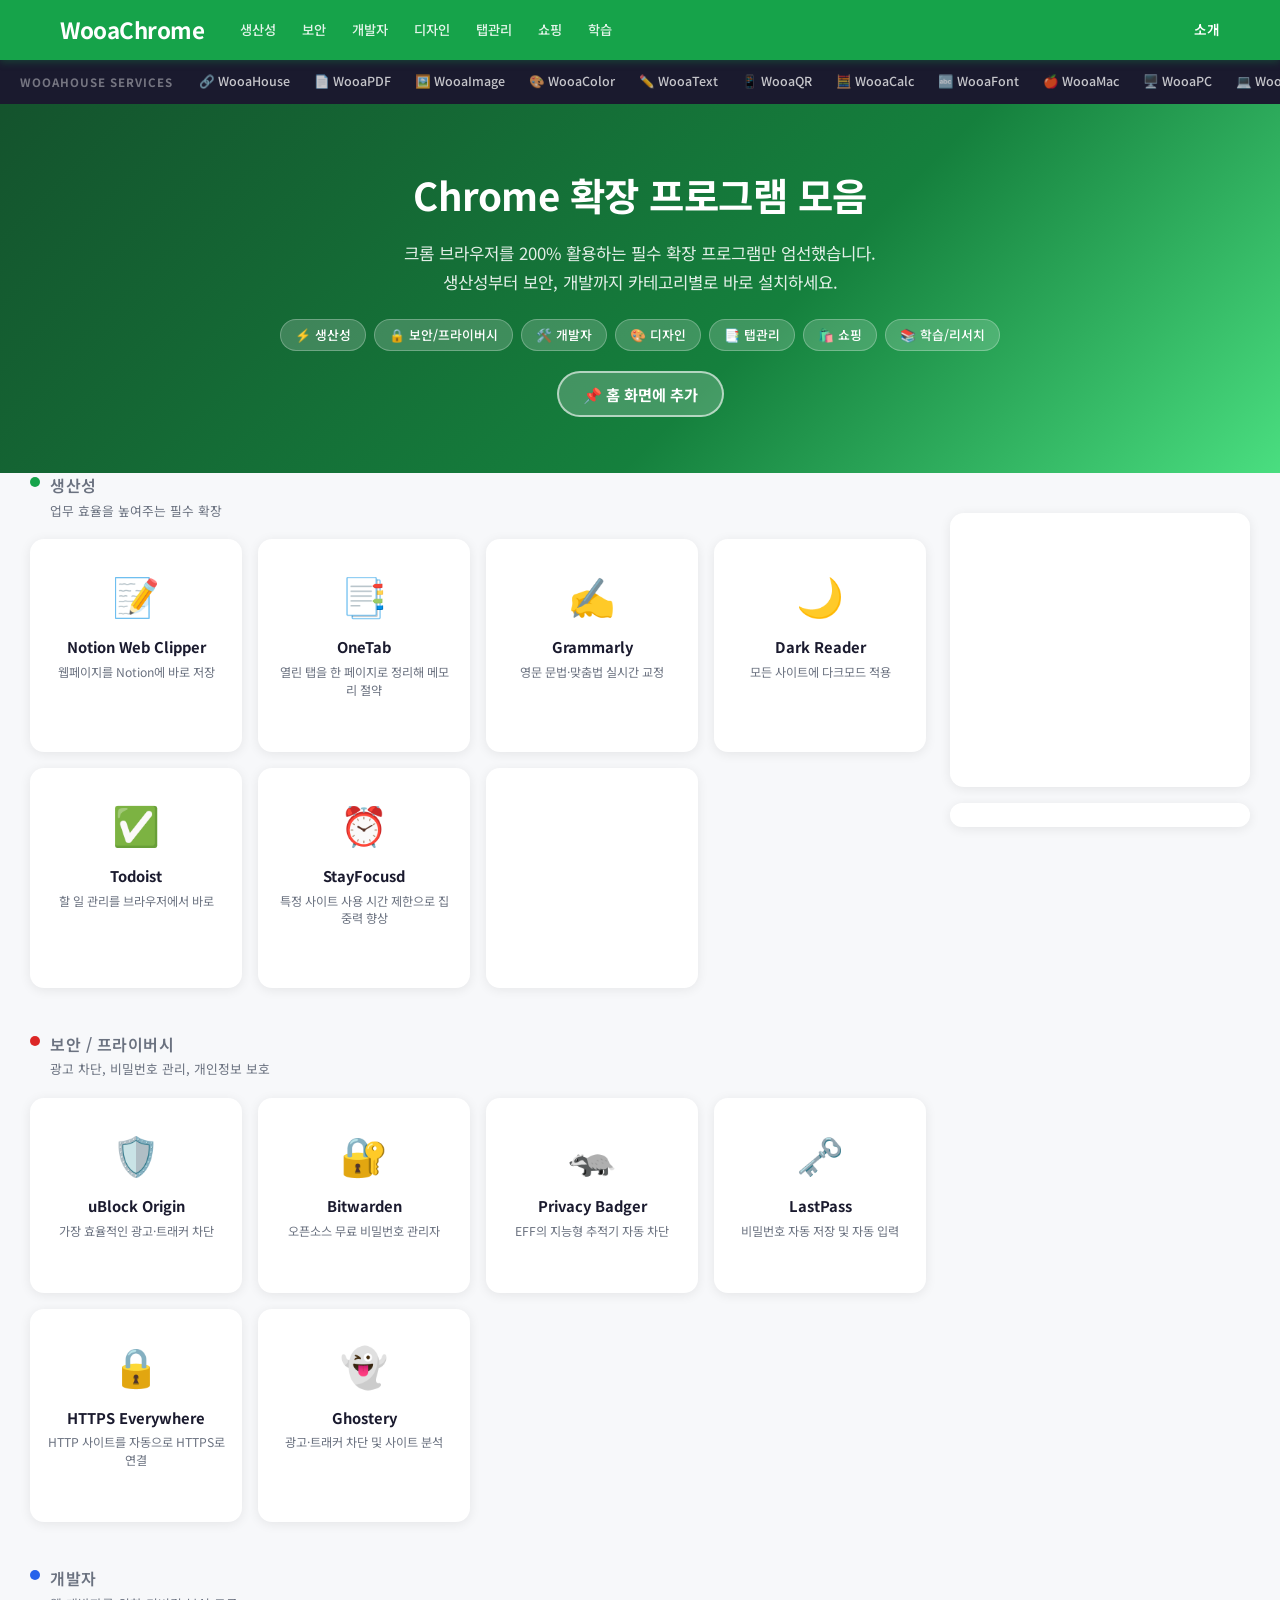
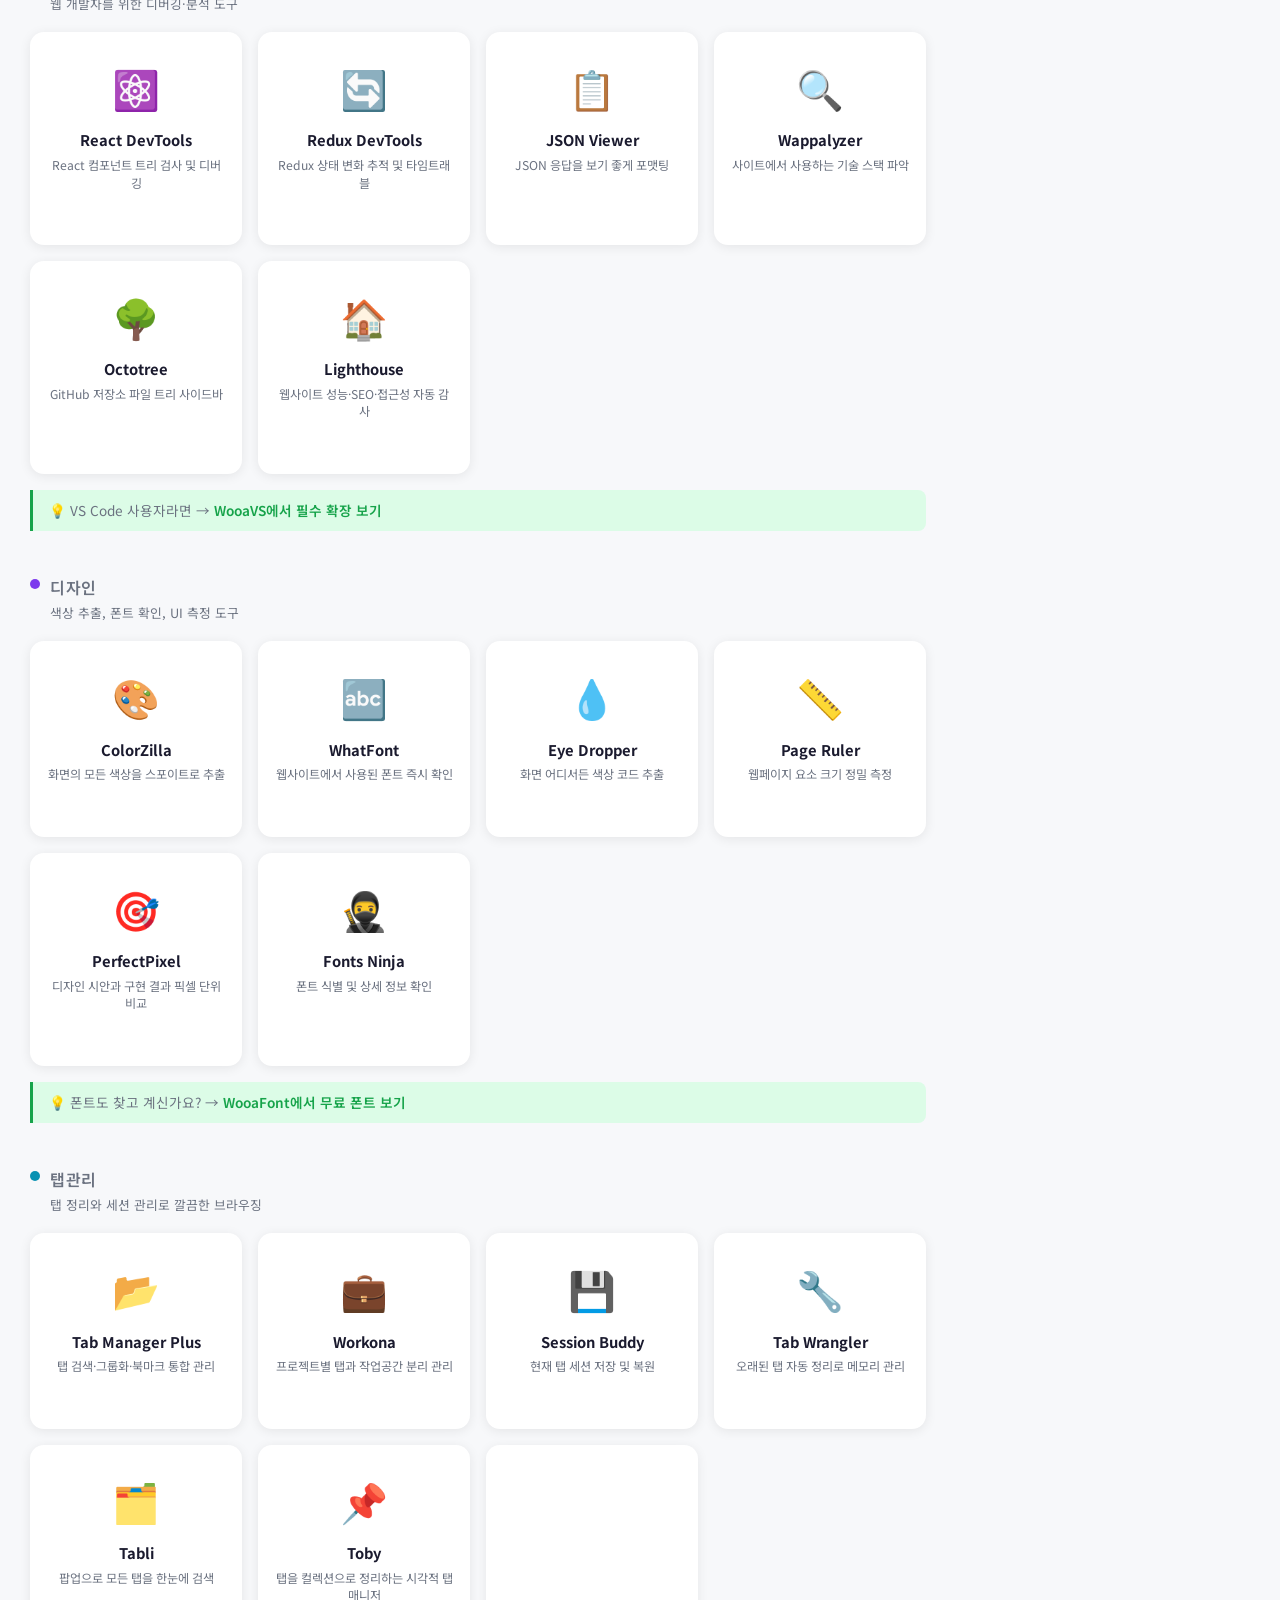
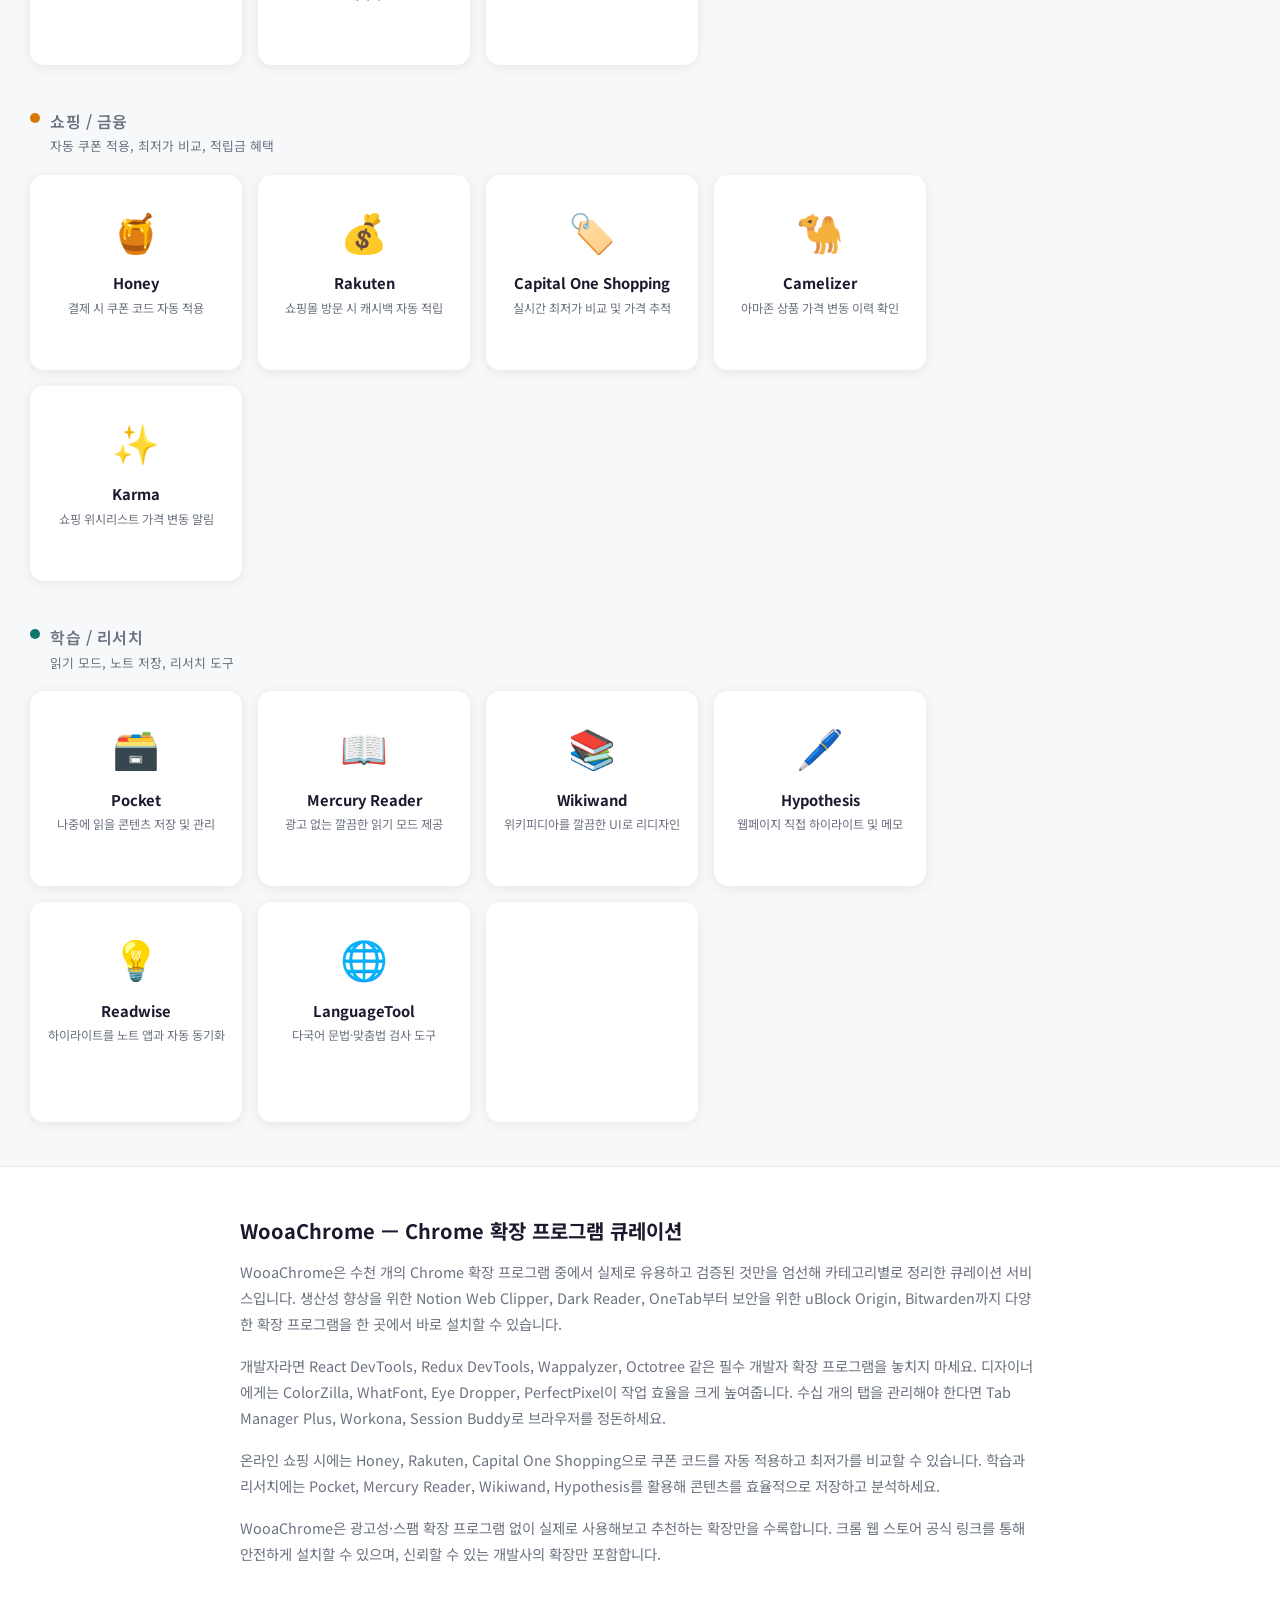
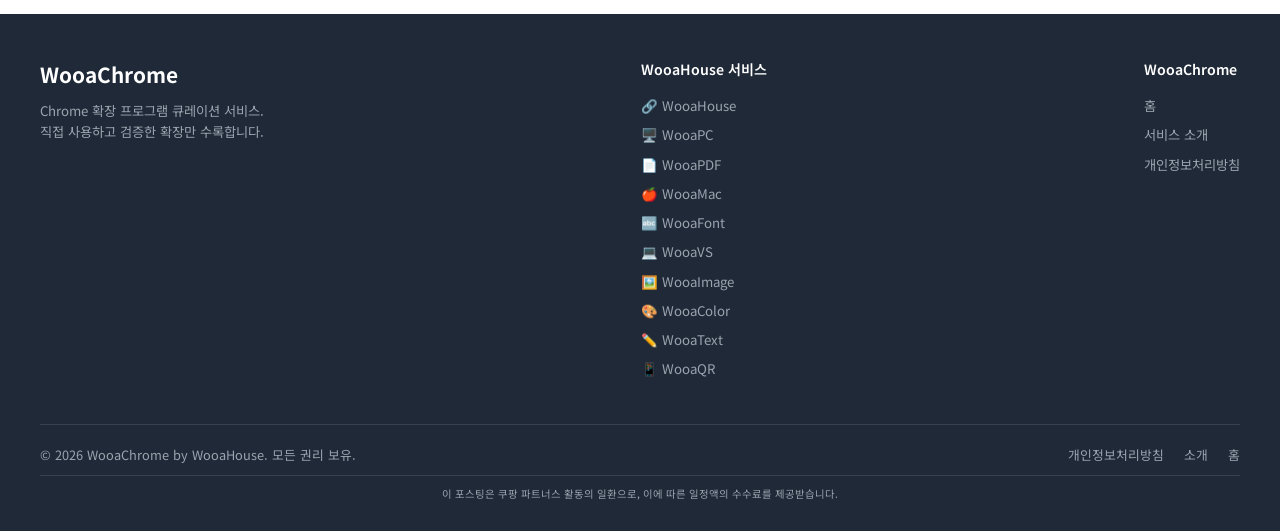
<file: index.html>
﻿<!DOCTYPE html>
<html lang="ko">
<head>
  <meta charset="UTF-8">
  <!-- Google tag (gtag.js) -->
  <script async src="https://www.googletagmanager.com/gtag/js?id=G-9ZGENFSXWC"></script>
  <script>
    window.dataLayer = window.dataLayer || [];
    function gtag(){dataLayer.push(arguments);}
    gtag('js', new Date());
    gtag('config', 'G-9ZGENFSXWC');
  </script>
  <meta name="naver-site-verification" content="ae461cd79b130022f573fe2f7a641db8dfa0cd42" />
  <meta name="viewport" content="width=device-width, initial-scale=1.0">
  <title>Chrome 확장 프로그램 모음 | 생산성·보안·개발자 필수 확장 | WooaChrome</title>
  <meta name="description" content="Chrome 브라우저에서 꼭 써야 할 필수 확장 프로그램 모음. 생산성·보안·개발자·디자인·탭관리·쇼핑·학습 카테고리별 검증된 크롬 익스텐션을 한 곳에서 확인하세요.">
  <meta name="keywords" content="크롬 확장 프로그램, Chrome 익스텐션, 크롬 플러그인 추천, 생산성 확장, uBlock Origin, Grammarly, Dark Reader, 개발자 도구, GitLens, React DevTools, 크롬 보안, 크롬 탭관리">
  <meta name="robots" content="index, follow">
  <link rel="canonical" href="https://chromekit.wooahouse.com/">
  <link rel="alternate" hreflang="ko" href="https://chromekit.wooahouse.com/">
  <link rel="alternate" hreflang="en" href="https://chromekit.wooahouse.com/en/index.html">
  <link rel="alternate" hreflang="x-default" href="https://chromekit.wooahouse.com/en/index.html">
  <meta property="og:title" content="Chrome 확장 프로그램 모음 | 생산성·보안·개발자 필수 확장 - WooaChrome">
  <meta property="og:description" content="Chrome 브라우저 필수 확장 프로그램 카테고리별 모음. 생산성·보안·개발자·디자인·쇼핑 확장을 한 곳에서.">
  <meta property="og:type" content="website">
  <meta property="og:url" content="https://chromekit.wooahouse.com/">
  <meta property="og:locale" content="ko_KR">
  <meta property="og:site_name" content="WooaChrome">
  <meta name="twitter:card" content="summary_large_image">
  <meta name="twitter:title" content="Chrome 확장 프로그램 모음 | WooaChrome">
  <meta name="twitter:description" content="Chrome 브라우저 필수 확장 프로그램 카테고리별 큐레이션 모음.">
  <script type="application/ld+json">
  {
    "@context": "https://schema.org",
    "@type": "WebSite",
    "name": "WooaChrome",
    "url": "https://chromekit.wooahouse.com/",
    "description": "Chrome 브라우저 필수 확장 프로그램 큐레이션 모음",
    "inLanguage": "ko"
  }
  </script>
  <script type="application/ld+json">
  {
    "@context": "https://schema.org",
    "@type": "ItemList",
    "name": "크롬 필수 확장 프로그램 목록",
    "description": "WooaChrome이 엄선한 Chrome 필수 확장 프로그램 모음",
    "numberOfItems": 42,
    "itemListElement": [
      {"@type":"ListItem","position":1,"name":"uBlock Origin","description":"광고 차단 필수 확장"},
      {"@type":"ListItem","position":2,"name":"Dark Reader","description":"다크모드 확장"},
      {"@type":"ListItem","position":3,"name":"Grammarly","description":"영문 문법 교정"},
      {"@type":"ListItem","position":4,"name":"OneTab","description":"탭 절약 및 정리"},
      {"@type":"ListItem","position":5,"name":"React DevTools","description":"React 개발자 도구"},
      {"@type":"ListItem","position":6,"name":"ColorZilla","description":"색상 추출 도구"},
      {"@type":"ListItem","position":7,"name":"Bitwarden","description":"오픈소스 비밀번호 관리"},
      {"@type":"ListItem","position":8,"name":"Honey","description":"자동 쿠폰 적용"}
    ]
  }
  </script>
  <script async src="https://pagead2.googlesyndication.com/pagead/js/adsbygoogle.js?client=ca-pub-6464921081676309" crossorigin="anonymous"></script>
  <meta name="theme-color" content="#16A34A">
  <link rel="manifest" href="manifest.json">
  <link rel="stylesheet" href="css/style.css">
<script src="https://ads-partners.coupang.com/g.js"></script>
</head>
<body>

<header>
  <div class="header-inner">
    <a href="index.html" class="logo">WooaChrome</a>
    <nav>
      <a href="#productivity">생산성</a>
      <a href="#security">보안</a>
      <a href="#devtools">개발자</a>
      <a href="#design">디자인</a>
      <a href="#tabs">탭관리</a>
      <a href="#shopping">쇼핑</a>
      <a href="#learning">학습</a>
    </nav>
    <div class="header-right">
<a href="about.html" style="color:white; font-size:0.85rem; text-decoration:none; font-weight:600;">소개</a>
    </div>
  </div>
</header>

<div class="our-sites-bar"><span class="our-sites-label">WooaHouse Services</span><div class="our-sites-links"><a href="https://wooahouse.com/" target="_blank" rel="noopener">🔗 WooaHouse</a><a href="https://pdfkit.wooahouse.com/" target="_blank" rel="noopener">📄 WooaPDF</a><a href="https://imagekit.wooahouse.com/" target="_blank" rel="noopener">🖼️ WooaImage</a><a href="https://colorkit.wooahouse.com/" target="_blank" rel="noopener">🎨 WooaColor</a><a href="https://textkit.wooahouse.com/" target="_blank" rel="noopener">✏️ WooaText</a><a href="https://qrkit.wooahouse.com/" target="_blank" rel="noopener">📱 WooaQR</a><a href="https://calckit.wooahouse.com/" target="_blank" rel="noopener">🧮 WooaCalc</a><a href="https://fontkit.wooahouse.com/" target="_blank" rel="noopener">🔤 WooaFont</a><a href="https://mactools.wooahouse.com/" target="_blank" rel="noopener">🍎 WooaMac</a><a href="https://pctools.wooahouse.com/" target="_blank" rel="noopener">🖥️ WooaPC</a><a href="https://vskit.wooahouse.com/" target="_blank" rel="noopener">💻 WooaVS</a><a href="https://wooaaudio.wooahouse.com/" target="_blank" rel="noopener">🎵 WooaAudio</a><a href="https://wooaviewer.wooahouse.com/" target="_blank" rel="noopener">🔍 WooaViewer</a><a href="https://wooadev.wooahouse.com/" target="_blank" rel="noopener">🛠️ WooaDev</a><a href="https://wooaocr.wooahouse.com/" target="_blank" rel="noopener">🔍 WooaOCR</a><a href="https://wooasheet.wooahouse.com/" target="_blank" rel="noopener">📊 WooaSheet</a><a href="https://wooaseo.wooahouse.com/" target="_blank" rel="noopener">🔎 WooaSEO</a></div></div>
</div>

<section class="hero">
  <h1>Chrome 확장 프로그램 모음</h1>
  <p>크롬 브라우저를 200% 활용하는 필수 확장 프로그램만 엄선했습니다.<br>생산성부터 보안, 개발까지 카테고리별로 바로 설치하세요.</p>
  <div class="hero-tags">
    <a href="#productivity" class="hero-tag">⚡ 생산성</a>
    <a href="#security" class="hero-tag">🔒 보안/프라이버시</a>
    <a href="#devtools" class="hero-tag">🛠️ 개발자</a>
    <a href="#design" class="hero-tag">🎨 디자인</a>
    <a href="#tabs" class="hero-tag">📑 탭관리</a>
    <a href="#shopping" class="hero-tag">🛍️ 쇼핑</a>
    <a href="#learning" class="hero-tag">📚 학습/리서치</a>
  </div>
  <button id="heroInstallBtn" class="hero-install-btn">📌 홈 화면에 추가</button>
</section>

<div class="index-with-sidebar">
<section class="tools-section">

  <!-- 생산성 -->
  <div class="category-block" id="productivity">
    <div class="category-header">
      <div class="category-dot" style="background:#16A34A; margin-top:4px;"></div>
      <div>
        <h2 class="category-title">생산성</h2>
        <p class="category-desc">업무 효율을 높여주는 필수 확장</p>
      </div>
    </div>
    <div class="links-grid">
      <a href="https://chrome.google.com/webstore/detail/notion-web-clipper/knheggckgoiihginacbkhaalnibhilkk" target="_blank" rel="noopener noreferrer" class="link-card">
        <span class="link-icon">📝</span>
        <div class="link-name">Notion Web Clipper</div>
        <div class="link-desc">웹페이지를 Notion에 바로 저장</div>
        <span class="link-hint">설치하기 →</span>
      </a>
      <a href="https://chrome.google.com/webstore/detail/onetab/chphlpgkkbolifaimnlloiipkdnihall" target="_blank" rel="noopener noreferrer" class="link-card">
        <span class="link-icon">📑</span>
        <div class="link-name">OneTab</div>
        <div class="link-desc">열린 탭을 한 페이지로 정리해 메모리 절약</div>
        <span class="link-hint">설치하기 →</span>
      </a>
      <a href="https://chrome.google.com/webstore/detail/grammarly-grammar-checker/kbfnbcaeplbcioakkpcpgfkobkghlhen" target="_blank" rel="noopener noreferrer" class="link-card">
        <span class="link-icon">✍️</span>
        <div class="link-name">Grammarly</div>
        <div class="link-desc">영문 문법·맞춤법 실시간 교정</div>
        <span class="link-hint">설치하기 →</span>
      </a>
      <a href="https://chrome.google.com/webstore/detail/dark-reader/eimadpbcbfnmbkopoojfekhnkhdbieeh" target="_blank" rel="noopener noreferrer" class="link-card">
        <span class="link-icon">🌙</span>
        <div class="link-name">Dark Reader</div>
        <div class="link-desc">모든 사이트에 다크모드 적용</div>
        <span class="link-hint">설치하기 →</span>
      </a>
      <a href="https://chrome.google.com/webstore/detail/todoist-for-chrome/jldhpllghnbhlbpcmnajkpdmadaolakh" target="_blank" rel="noopener noreferrer" class="link-card">
        <span class="link-icon">✅</span>
        <div class="link-name">Todoist</div>
        <div class="link-desc">할 일 관리를 브라우저에서 바로</div>
        <span class="link-hint">설치하기 →</span>
      </a>
      <a href="https://chrome.google.com/webstore/detail/stayfocusd/laankejkbhbdhmipfmgcngdelahlfoji" target="_blank" rel="noopener noreferrer" class="link-card">
        <span class="link-icon">⏰</span>
        <div class="link-name">StayFocusd</div>
        <div class="link-desc">특정 사이트 사용 시간 제한으로 집중력 향상</div>
        <span class="link-hint">설치하기 →</span>
      </a>

      <div class="adsense-card">
        <ins class="adsbygoogle" style="display:block;width:100%;min-height:200px" data-ad-client="ca-pub-6464921081676309" data-ad-slot="7520795194" data-ad-format="auto" data-full-width-responsive="true"></ins>
        <script>(adsbygoogle = window.adsbygoogle || []).push({});</script>
      </div>
    </div>
  </div>

  <!-- 보안/프라이버시 -->
  <div class="category-block" id="security">
    <div class="category-header">
      <div class="category-dot" style="background:#DC2626; margin-top:4px;"></div>
      <div>
        <h2 class="category-title">보안 / 프라이버시</h2>
        <p class="category-desc">광고 차단, 비밀번호 관리, 개인정보 보호</p>
      </div>
    </div>
    <div class="links-grid">
      <a href="https://chrome.google.com/webstore/detail/ublock-origin/cjpalhdlnbpafiamejdnhcphjbkeiagm" target="_blank" rel="noopener noreferrer" class="link-card">
        <span class="link-icon">🛡️</span>
        <div class="link-name">uBlock Origin</div>
        <div class="link-desc">가장 효율적인 광고·트래커 차단</div>
        <span class="link-hint">설치하기 →</span>
      </a>
      <a href="https://chrome.google.com/webstore/detail/bitwarden-free-password-m/nngceckbapebfimnlniiiahkandclblb" target="_blank" rel="noopener noreferrer" class="link-card">
        <span class="link-icon">🔐</span>
        <div class="link-name">Bitwarden</div>
        <div class="link-desc">오픈소스 무료 비밀번호 관리자</div>
        <span class="link-hint">설치하기 →</span>
      </a>
      <a href="https://chrome.google.com/webstore/detail/privacy-badger/pkehgijcmpdhfbdbbnkijodmdjhbjlgp" target="_blank" rel="noopener noreferrer" class="link-card">
        <span class="link-icon">🦡</span>
        <div class="link-name">Privacy Badger</div>
        <div class="link-desc">EFF의 지능형 추적기 자동 차단</div>
        <span class="link-hint">설치하기 →</span>
      </a>
      <a href="https://chrome.google.com/webstore/detail/lastpass-free-password-ma/hdokiejnpimakedhajhdlcegeplioahd" target="_blank" rel="noopener noreferrer" class="link-card">
        <span class="link-icon">🗝️</span>
        <div class="link-name">LastPass</div>
        <div class="link-desc">비밀번호 자동 저장 및 자동 입력</div>
        <span class="link-hint">설치하기 →</span>
      </a>
      <a href="https://chromewebstore.google.com/detail/https-everywhere/ikclbgejgcbdlhjmckecmdljlpbhmbmf" target="_blank" rel="noopener noreferrer" class="link-card">
        <span class="link-icon">🔒</span>
        <div class="link-name">HTTPS Everywhere</div>
        <div class="link-desc">HTTP 사이트를 자동으로 HTTPS로 연결</div>
        <span class="link-hint">설치하기 →</span>
      </a>
      <a href="https://chrome.google.com/webstore/detail/ghostery-%E2%80%93-privacy-ad-blo/mlomiejdfkolichcflejclcbmpeaniij" target="_blank" rel="noopener noreferrer" class="link-card">
        <span class="link-icon">👻</span>
        <div class="link-name">Ghostery</div>
        <div class="link-desc">광고·트래커 차단 및 사이트 분석</div>
        <span class="link-hint">설치하기 →</span>
      </a>
    </div>
  </div>

  <!-- 개발자 -->
  <div class="category-block" id="devtools">
    <div class="category-header">
      <div class="category-dot" style="background:#2563EB; margin-top:4px;"></div>
      <div>
        <h2 class="category-title">개발자</h2>
        <p class="category-desc">웹 개발자를 위한 디버깅·분석 도구</p>
      </div>
    </div>
    <div class="links-grid">
      <a href="https://chrome.google.com/webstore/detail/react-developer-tools/fmkadmapgofadopljbjfkapdkoienihi" target="_blank" rel="noopener noreferrer" class="link-card">
        <span class="link-icon">⚛️</span>
        <div class="link-name">React DevTools</div>
        <div class="link-desc">React 컴포넌트 트리 검사 및 디버깅</div>
        <span class="link-hint">설치하기 →</span>
      </a>
      <a href="https://chrome.google.com/webstore/detail/redux-devtools/lmhkpmbekcpmknklioeibfkpmmfibljd" target="_blank" rel="noopener noreferrer" class="link-card">
        <span class="link-icon">🔄</span>
        <div class="link-name">Redux DevTools</div>
        <div class="link-desc">Redux 상태 변화 추적 및 타임트래블</div>
        <span class="link-hint">설치하기 →</span>
      </a>
      <a href="https://chrome.google.com/webstore/detail/json-viewer/gbmdgpbipfallnflgajpaliibnhdgobh" target="_blank" rel="noopener noreferrer" class="link-card">
        <span class="link-icon">📋</span>
        <div class="link-name">JSON Viewer</div>
        <div class="link-desc">JSON 응답을 보기 좋게 포맷팅</div>
        <span class="link-hint">설치하기 →</span>
      </a>
      <a href="https://chrome.google.com/webstore/detail/wappalyzer-technology-pro/gppongmhjkpfnbhagpmjfkannfbllamg" target="_blank" rel="noopener noreferrer" class="link-card">
        <span class="link-icon">🔍</span>
        <div class="link-name">Wappalyzer</div>
        <div class="link-desc">사이트에서 사용하는 기술 스택 파악</div>
        <span class="link-hint">설치하기 →</span>
      </a>
      <a href="https://chrome.google.com/webstore/detail/octotree-github-code-tree/bkhaagjahfmjljalopjnoealnfndnagc" target="_blank" rel="noopener noreferrer" class="link-card">
        <span class="link-icon">🌳</span>
        <div class="link-name">Octotree</div>
        <div class="link-desc">GitHub 저장소 파일 트리 사이드바</div>
        <span class="link-hint">설치하기 →</span>
      </a>
      <a href="https://chrome.google.com/webstore/detail/lighthouse/blipmdconlkpinefehnmjammfjpmpbjk" target="_blank" rel="noopener noreferrer" class="link-card">
        <span class="link-icon">🏠</span>
        <div class="link-name">Lighthouse</div>
        <div class="link-desc">웹사이트 성능·SEO·접근성 자동 감사</div>
        <span class="link-hint">설치하기 →</span>
      </a>
    </div>
    <div class="cross-link-tip">💡 VS Code 사용자라면 → <a href="https://vskit.wooahouse.com/" target="_blank" rel="noopener">WooaVS에서 필수 확장 보기</a></div>
  </div>

  <!-- 디자인 -->
  <div class="category-block" id="design">
    <div class="category-header">
      <div class="category-dot" style="background:#7C3AED; margin-top:4px;"></div>
      <div>
        <h2 class="category-title">디자인</h2>
        <p class="category-desc">색상 추출, 폰트 확인, UI 측정 도구</p>
      </div>
    </div>
    <div class="links-grid">
      <a href="https://chrome.google.com/webstore/detail/colorzilla/bhlhnicpbhignbdhedgjhgdocnmhomnp" target="_blank" rel="noopener noreferrer" class="link-card">
        <span class="link-icon">🎨</span>
        <div class="link-name">ColorZilla</div>
        <div class="link-desc">화면의 모든 색상을 스포이트로 추출</div>
        <span class="link-hint">설치하기 →</span>
      </a>
      <a href="https://chrome.google.com/webstore/detail/whatfont/jabopobgcpjmedljpbcaablpmlmfcogm" target="_blank" rel="noopener noreferrer" class="link-card">
        <span class="link-icon">🔤</span>
        <div class="link-name">WhatFont</div>
        <div class="link-desc">웹사이트에서 사용된 폰트 즉시 확인</div>
        <span class="link-hint">설치하기 →</span>
      </a>
      <a href="https://chrome.google.com/webstore/detail/eye-dropper/hmdcmlfkchdmnmnmheododdhjedfccka" target="_blank" rel="noopener noreferrer" class="link-card">
        <span class="link-icon">💧</span>
        <div class="link-name">Eye Dropper</div>
        <div class="link-desc">화면 어디서든 색상 코드 추출</div>
        <span class="link-hint">설치하기 →</span>
      </a>
      <a href="https://chromewebstore.google.com/detail/page-ruler/jcbmcnpepaddcedmjdcmhbekjhbfnlff" target="_blank" rel="noopener noreferrer" class="link-card">
        <span class="link-icon">📏</span>
        <div class="link-name">Page Ruler</div>
        <div class="link-desc">웹페이지 요소 크기 정밀 측정</div>
        <span class="link-hint">설치하기 →</span>
      </a>
      <a href="https://chrome.google.com/webstore/detail/perfectpixel-by-welldonec/dkaagdgjmgdmbnecmcefdhjekcoceebi" target="_blank" rel="noopener noreferrer" class="link-card">
        <span class="link-icon">🎯</span>
        <div class="link-name">PerfectPixel</div>
        <div class="link-desc">디자인 시안과 구현 결과 픽셀 단위 비교</div>
        <span class="link-hint">설치하기 →</span>
      </a>
      <a href="https://chrome.google.com/webstore/detail/fonts-ninja/eljapbgkmlngdpckoiiibecpemleclhh" target="_blank" rel="noopener noreferrer" class="link-card">
        <span class="link-icon">🥷</span>
        <div class="link-name">Fonts Ninja</div>
        <div class="link-desc">폰트 식별 및 상세 정보 확인</div>
        <span class="link-hint">설치하기 →</span>
      </a>
    </div>
    <div class="cross-link-tip">💡 폰트도 찾고 계신가요? → <a href="https://fontkit.wooahouse.com/" target="_blank" rel="noopener">WooaFont에서 무료 폰트 보기</a></div>
  </div>

  <!-- 탭관리 -->
  <div class="category-block" id="tabs">
    <div class="category-header">
      <div class="category-dot" style="background:#0891B2; margin-top:4px;"></div>
      <div>
        <h2 class="category-title">탭관리</h2>
        <p class="category-desc">탭 정리와 세션 관리로 깔끔한 브라우징</p>
      </div>
    </div>
    <div class="links-grid">
      <a href="https://chrome.google.com/webstore/detail/tab-manager-plus-for-chro/cnkdjjdmfiffagllbiiilooaoofcoeff" target="_blank" rel="noopener noreferrer" class="link-card">
        <span class="link-icon">📂</span>
        <div class="link-name">Tab Manager Plus</div>
        <div class="link-desc">탭 검색·그룹화·북마크 통합 관리</div>
        <span class="link-hint">설치하기 →</span>
      </a>
      <a href="https://chrome.google.com/webstore/detail/workona-tab-manager/ailcmbgekjpnablpdkmaaccecekgdhlh" target="_blank" rel="noopener noreferrer" class="link-card">
        <span class="link-icon">💼</span>
        <div class="link-name">Workona</div>
        <div class="link-desc">프로젝트별 탭과 작업공간 분리 관리</div>
        <span class="link-hint">설치하기 →</span>
      </a>
      <a href="https://chrome.google.com/webstore/detail/session-buddy/edacconmaakjimmfgnblocblbcdcpbko" target="_blank" rel="noopener noreferrer" class="link-card">
        <span class="link-icon">💾</span>
        <div class="link-name">Session Buddy</div>
        <div class="link-desc">현재 탭 세션 저장 및 복원</div>
        <span class="link-hint">설치하기 →</span>
      </a>
      <a href="https://chrome.google.com/webstore/detail/tab-wrangler/egnjhciaieeiiohknchakcodbpgjnchh" target="_blank" rel="noopener noreferrer" class="link-card">
        <span class="link-icon">🔧</span>
        <div class="link-name">Tab Wrangler</div>
        <div class="link-desc">오래된 탭 자동 정리로 메모리 관리</div>
        <span class="link-hint">설치하기 →</span>
      </a>
      <a href="https://chrome.google.com/webstore/detail/tabli/igeehkedfibbnhbfponhjjplpkeomghi" target="_blank" rel="noopener noreferrer" class="link-card">
        <span class="link-icon">🗂️</span>
        <div class="link-name">Tabli</div>
        <div class="link-desc">팝업으로 모든 탭을 한눈에 검색</div>
        <span class="link-hint">설치하기 →</span>
      </a>
      <a href="https://chromewebstore.google.com/detail/toby-tab-management-tool/hddnkoipeenegfoeaoibdmnaalmgkpip" target="_blank" rel="noopener noreferrer" class="link-card">
        <span class="link-icon">📌</span>
        <div class="link-name">Toby</div>
        <div class="link-desc">탭을 컬렉션으로 정리하는 시각적 탭 매니저</div>
        <span class="link-hint">설치하기 →</span>
      </a>

      <div class="adsense-card">
        <ins class="adsbygoogle" style="display:block;width:100%;min-height:200px" data-ad-client="ca-pub-6464921081676309" data-ad-slot="7520795194" data-ad-format="auto" data-full-width-responsive="true"></ins>
        <script>(adsbygoogle = window.adsbygoogle || []).push({});</script>
      </div>
    </div>
  </div>

  <!-- 쇼핑/금융 -->
  <div class="category-block" id="shopping">
    <div class="category-header">
      <div class="category-dot" style="background:#D97706; margin-top:4px;"></div>
      <div>
        <h2 class="category-title">쇼핑 / 금융</h2>
        <p class="category-desc">자동 쿠폰 적용, 최저가 비교, 적립금 혜택</p>
      </div>
    </div>
    <div class="links-grid">
      <a href="https://chrome.google.com/webstore/detail/honey-automatic-coupons-r/bmnlcjabgnpnenekpadlanbbkooimhnj" target="_blank" rel="noopener noreferrer" class="link-card">
        <span class="link-icon">🍯</span>
        <div class="link-name">Honey</div>
        <div class="link-desc">결제 시 쿠폰 코드 자동 적용</div>
        <span class="link-hint">설치하기 →</span>
      </a>
      <a href="https://chrome.google.com/webstore/detail/rakuten-get-cash-back-for/chhjbpecpancjgfnorecgnitgyggmasm" target="_blank" rel="noopener noreferrer" class="link-card">
        <span class="link-icon">💰</span>
        <div class="link-name">Rakuten</div>
        <div class="link-desc">쇼핑몰 방문 시 캐시백 자동 적립</div>
        <span class="link-hint">설치하기 →</span>
      </a>
      <a href="https://chrome.google.com/webstore/detail/capital-one-shopping-save/nenlahapcbofgnanklpelkaejcehkggg" target="_blank" rel="noopener noreferrer" class="link-card">
        <span class="link-icon">🏷️</span>
        <div class="link-name">Capital One Shopping</div>
        <div class="link-desc">실시간 최저가 비교 및 가격 추적</div>
        <span class="link-hint">설치하기 →</span>
      </a>
      <a href="https://chrome.google.com/webstore/detail/camelcamelcamel-amazon-pr/ghnomdcacenbmilgjigehppbamfndblo" target="_blank" rel="noopener noreferrer" class="link-card">
        <span class="link-icon">🐪</span>
        <div class="link-name">Camelizer</div>
        <div class="link-desc">아마존 상품 가격 변동 이력 확인</div>
        <span class="link-hint">설치하기 →</span>
      </a>
      <a href="https://chrome.google.com/webstore/detail/karma-shop-smarter/mflhafkbfehpdbocdmfedjhmgkikonaj" target="_blank" rel="noopener noreferrer" class="link-card">
        <span class="link-icon">✨</span>
        <div class="link-name">Karma</div>
        <div class="link-desc">쇼핑 위시리스트 가격 변동 알림</div>
        <span class="link-hint">설치하기 →</span>
      </a>
    </div>
  </div>

  <!-- 학습/리서치 -->
  <div class="category-block" id="learning">
    <div class="category-header">
      <div class="category-dot" style="background:#0F766E; margin-top:4px;"></div>
      <div>
        <h2 class="category-title">학습 / 리서치</h2>
        <p class="category-desc">읽기 모드, 노트 저장, 리서치 도구</p>
      </div>
    </div>
    <div class="links-grid">
      <a href="https://chrome.google.com/webstore/detail/pocket-save-read-later/niloccemoadcdkdjlinkgdfekeahmflj" target="_blank" rel="noopener noreferrer" class="link-card">
        <span class="link-icon">🗃️</span>
        <div class="link-name">Pocket</div>
        <div class="link-desc">나중에 읽을 콘텐츠 저장 및 관리</div>
        <span class="link-hint">설치하기 →</span>
      </a>
      <a href="https://chrome.google.com/webstore/detail/mercury-reader/oknpjjbmpnndlpmnhmekjpocelpnlfdi" target="_blank" rel="noopener noreferrer" class="link-card">
        <span class="link-icon">📖</span>
        <div class="link-name">Mercury Reader</div>
        <div class="link-desc">광고 없는 깔끔한 읽기 모드 제공</div>
        <span class="link-hint">설치하기 →</span>
      </a>
      <a href="https://chrome.google.com/webstore/detail/wikiwand-wikipedia-modern/emffkefkbkpkgpdeeooapgaicgmcbolj" target="_blank" rel="noopener noreferrer" class="link-card">
        <span class="link-icon">📚</span>
        <div class="link-name">Wikiwand</div>
        <div class="link-desc">위키피디아를 깔끔한 UI로 리디자인</div>
        <span class="link-hint">설치하기 →</span>
      </a>
      <a href="https://chrome.google.com/webstore/detail/hypothesis-web-pdf-annota/bjfhmglciegochdpefhhlphglcehbmek" target="_blank" rel="noopener noreferrer" class="link-card">
        <span class="link-icon">🖊️</span>
        <div class="link-name">Hypothesis</div>
        <div class="link-desc">웹페이지 직접 하이라이트 및 메모</div>
        <span class="link-hint">설치하기 →</span>
      </a>
      <a href="https://chrome.google.com/webstore/detail/readwise-highlighter/jjhefcfhmnkfepgmhrpbpjbkjlbgomkj" target="_blank" rel="noopener noreferrer" class="link-card">
        <span class="link-icon">💡</span>
        <div class="link-name">Readwise</div>
        <div class="link-desc">하이라이트를 노트 앱과 자동 동기화</div>
        <span class="link-hint">설치하기 →</span>
      </a>
      <a href="https://chrome.google.com/webstore/detail/languagetool-grammar-and/oldceeleldhonbafppcapldpdifcinji" target="_blank" rel="noopener noreferrer" class="link-card">
        <span class="link-icon">🌐</span>
        <div class="link-name">LanguageTool</div>
        <div class="link-desc">다국어 문법·맞춤법 검사 도구</div>
        <span class="link-hint">설치하기 →</span>
      </a>

      <div class="adsense-card">
        <ins class="adsbygoogle" style="display:block;width:100%;min-height:200px" data-ad-client="ca-pub-6464921081676309" data-ad-slot="7520795194" data-ad-format="auto" data-full-width-responsive="true"></ins>
        <script>(adsbygoogle = window.adsbygoogle || []).push({});</script>
      </div>
    </div>
  </div>

</section>
<aside class="index-sidebar">
  <div class="index-ad-card">
    <ins class="adsbygoogle" style="display:block;width:100%;min-height:250px" data-ad-client="ca-pub-6464921081676309" data-ad-slot="1419180025" data-ad-format="auto" data-full-width-responsive="true"></ins>
    <script>(adsbygoogle = window.adsbygoogle || []).push({});</script>
  </div>
  <div class="index-ad-card" style="margin-top:16px"><script>new PartnersCoupang.G({"id":986943,"template":"carousel","trackingCode":"AF5600192","width":"160","height":"200","tsource":""});</script></div>
</aside>
</div>

<section class="seo-intro">
  <div class="seo-intro-inner">
    <h2>WooaChrome — Chrome 확장 프로그램 큐레이션</h2>
    <p>WooaChrome은 수천 개의 Chrome 확장 프로그램 중에서 실제로 유용하고 검증된 것만을 엄선해 카테고리별로 정리한 큐레이션 서비스입니다. 생산성 향상을 위한 Notion Web Clipper, Dark Reader, OneTab부터 보안을 위한 uBlock Origin, Bitwarden까지 다양한 확장 프로그램을 한 곳에서 바로 설치할 수 있습니다.</p>
    <p>개발자라면 React DevTools, Redux DevTools, Wappalyzer, Octotree 같은 필수 개발자 확장 프로그램을 놓치지 마세요. 디자이너에게는 ColorZilla, WhatFont, Eye Dropper, PerfectPixel이 작업 효율을 크게 높여줍니다. 수십 개의 탭을 관리해야 한다면 Tab Manager Plus, Workona, Session Buddy로 브라우저를 정돈하세요.</p>
    <p>온라인 쇼핑 시에는 Honey, Rakuten, Capital One Shopping으로 쿠폰 코드를 자동 적용하고 최저가를 비교할 수 있습니다. 학습과 리서치에는 Pocket, Mercury Reader, Wikiwand, Hypothesis를 활용해 콘텐츠를 효율적으로 저장하고 분석하세요.</p>
    <p>WooaChrome은 광고성·스팸 확장 프로그램 없이 실제로 사용해보고 추천하는 확장만을 수록합니다. 크롬 웹 스토어 공식 링크를 통해 안전하게 설치할 수 있으며, 신뢰할 수 있는 개발사의 확장만 포함합니다.</p>
  </div>
</section>

<footer>
  <div class="footer-inner">
    <div class="footer-top">
      <div class="footer-brand">
        <span class="logo-footer">WooaChrome</span>
        <p>Chrome 확장 프로그램 큐레이션 서비스.<br>직접 사용하고 검증한 확장만 수록합니다.</p>
      </div>
      <div class="footer-links">
        <h4>WooaHouse 서비스</h4>
        <a href="https://wooahouse.com/" target="_blank" rel="noopener noreferrer">🔗 WooaHouse</a>
        <a href="https://pctools.wooahouse.com/" target="_blank" rel="noopener noreferrer">🖥️ WooaPC</a>
        <a href="https://pdfkit.wooahouse.com/" target="_blank" rel="noopener noreferrer">📄 WooaPDF</a>
        <a href="https://mactools.wooahouse.com/" target="_blank" rel="noopener noreferrer">🍎 WooaMac</a>
        <a href="https://fontkit.wooahouse.com/" target="_blank" rel="noopener noreferrer">🔤 WooaFont</a>
        <a href="https://vskit.wooahouse.com/" target="_blank" rel="noopener noreferrer">💻 WooaVS</a>
        <a href="https://imagekit.wooahouse.com/" target="_blank" rel="noopener noreferrer">🖼️ WooaImage</a>
        <a href="https://colorkit.wooahouse.com/" target="_blank" rel="noopener noreferrer">🎨 WooaColor</a>
        <a href="https://textkit.wooahouse.com/" target="_blank" rel="noopener noreferrer">✏️ WooaText</a>
        <a href="https://qrkit.wooahouse.com/" target="_blank" rel="noopener noreferrer">📱 WooaQR</a>
      </div>
      <div class="footer-links">
        <h4>WooaChrome</h4>
        <a href="index.html">홈</a>
        <a href="about.html">서비스 소개</a>
        <a href="privacy.html">개인정보처리방침</a>
      </div>
    </div>
    <div class="footer-bottom">
      <p>© 2026 WooaChrome by WooaHouse. 모든 권리 보유.</p>
      <div class="footer-bottom-links">
        <a href="privacy.html">개인정보처리방침</a>
        <a href="about.html">소개</a>
        <a href="index.html">홈</a>
      </div>
    </div>
    <p class="coupang-notice">이 포스팅은 쿠팡 파트너스 활동의 일환으로, 이에 따른 일정액의 수수료를 제공받습니다.</p>
  </div>
</footer>

<script src="js/pwa-install.js"></script>
</body>
</html>
</file>
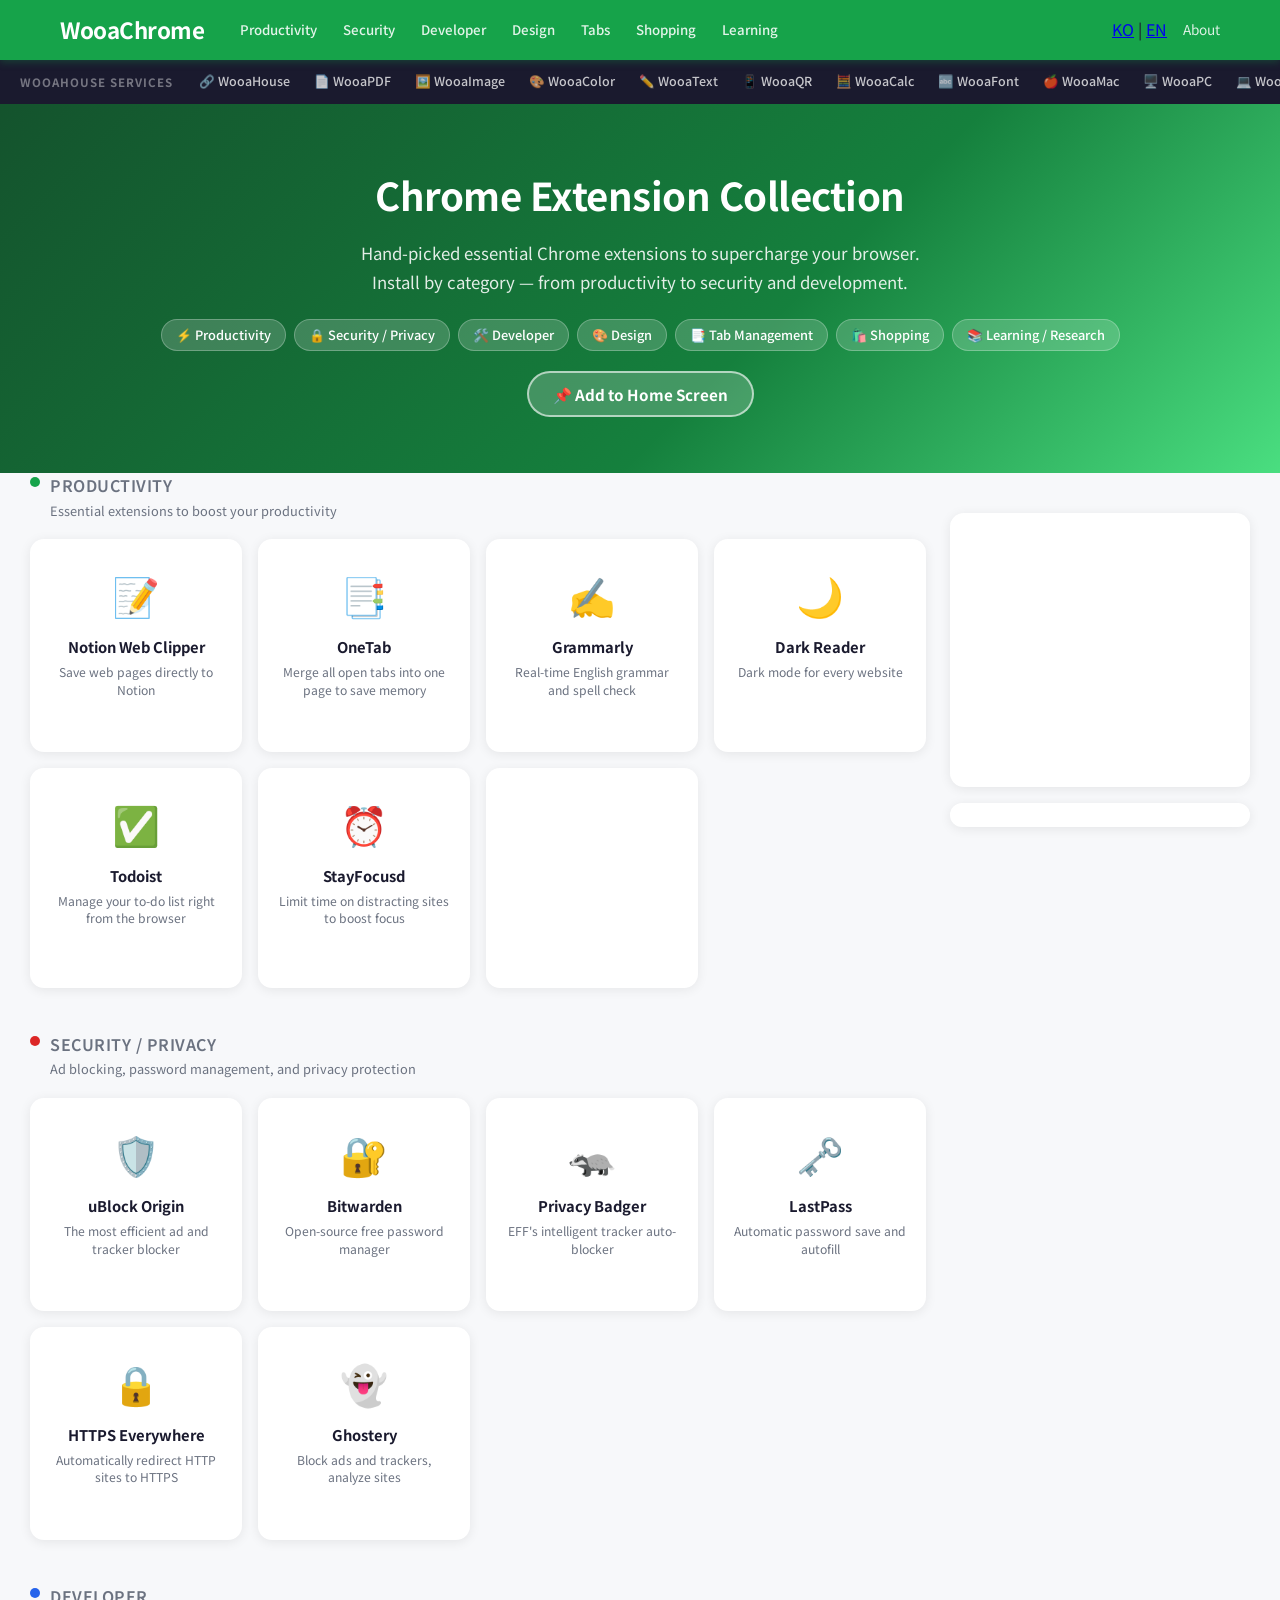
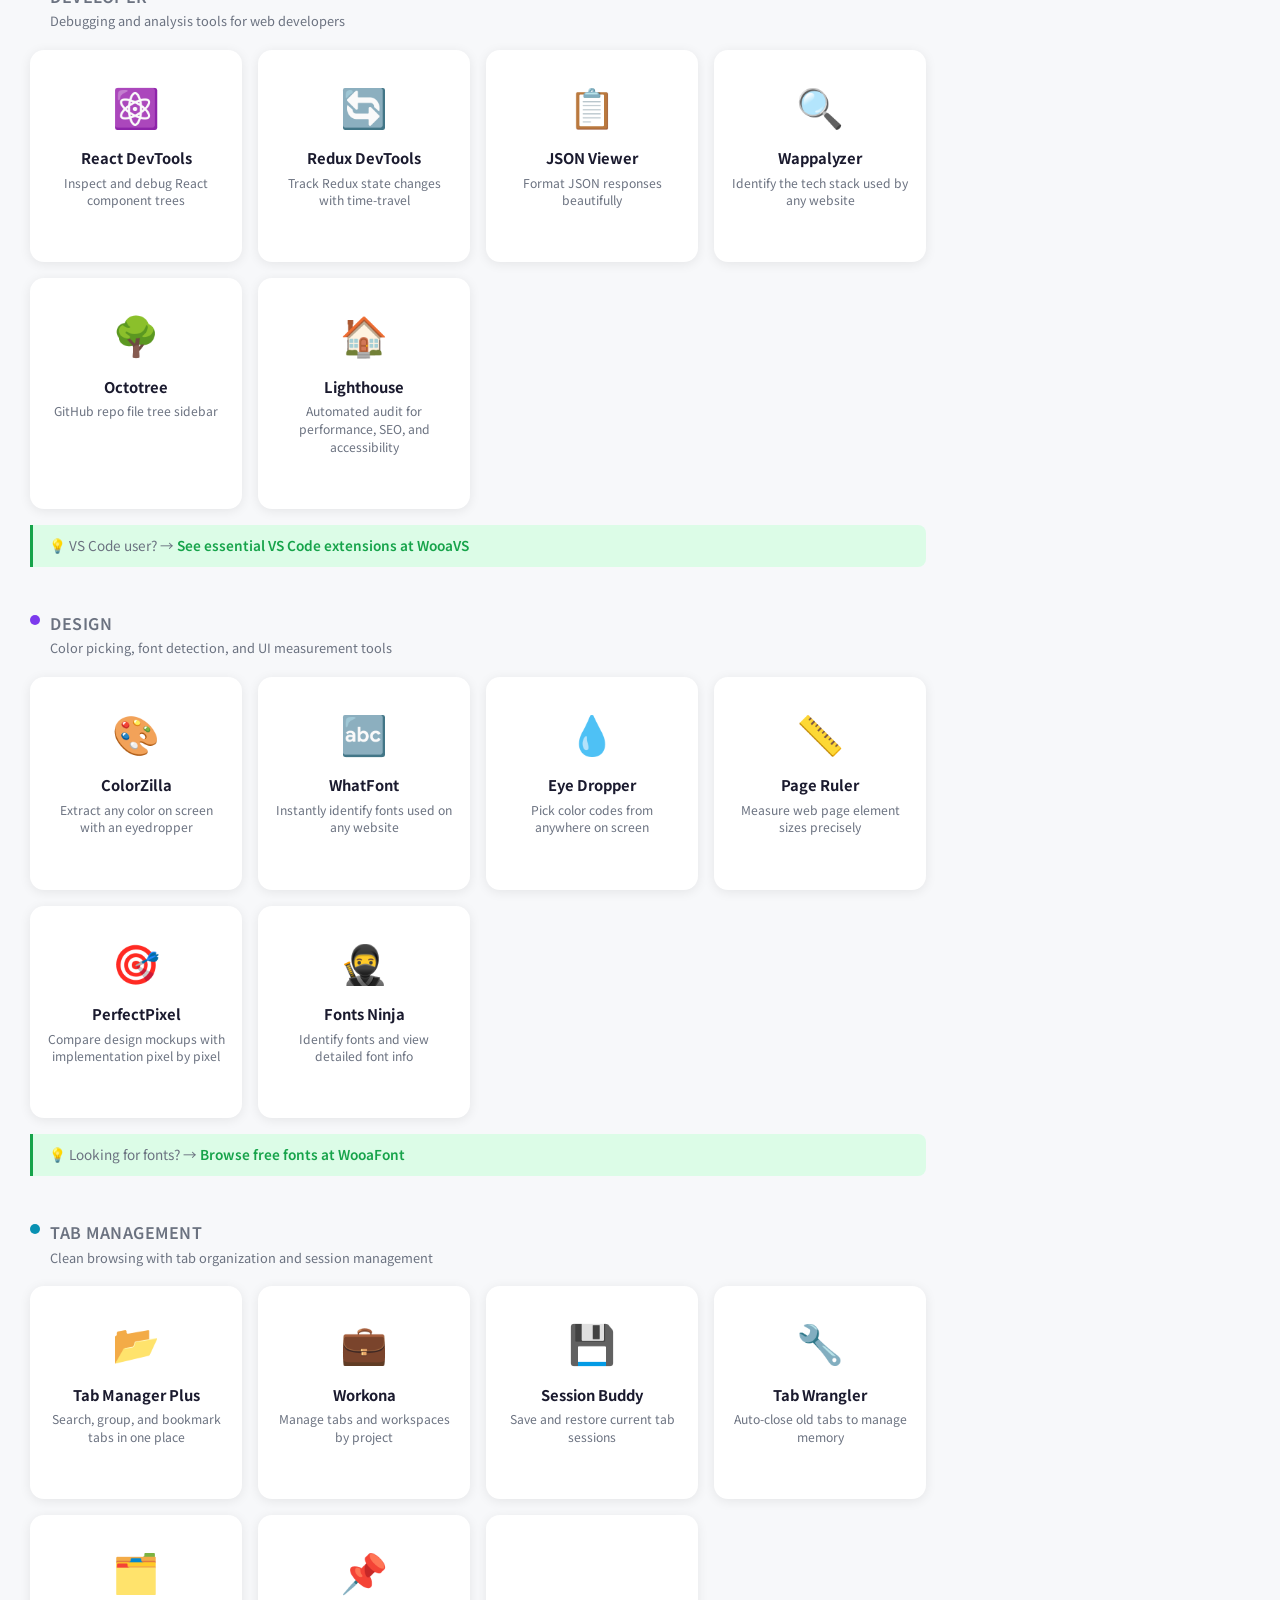
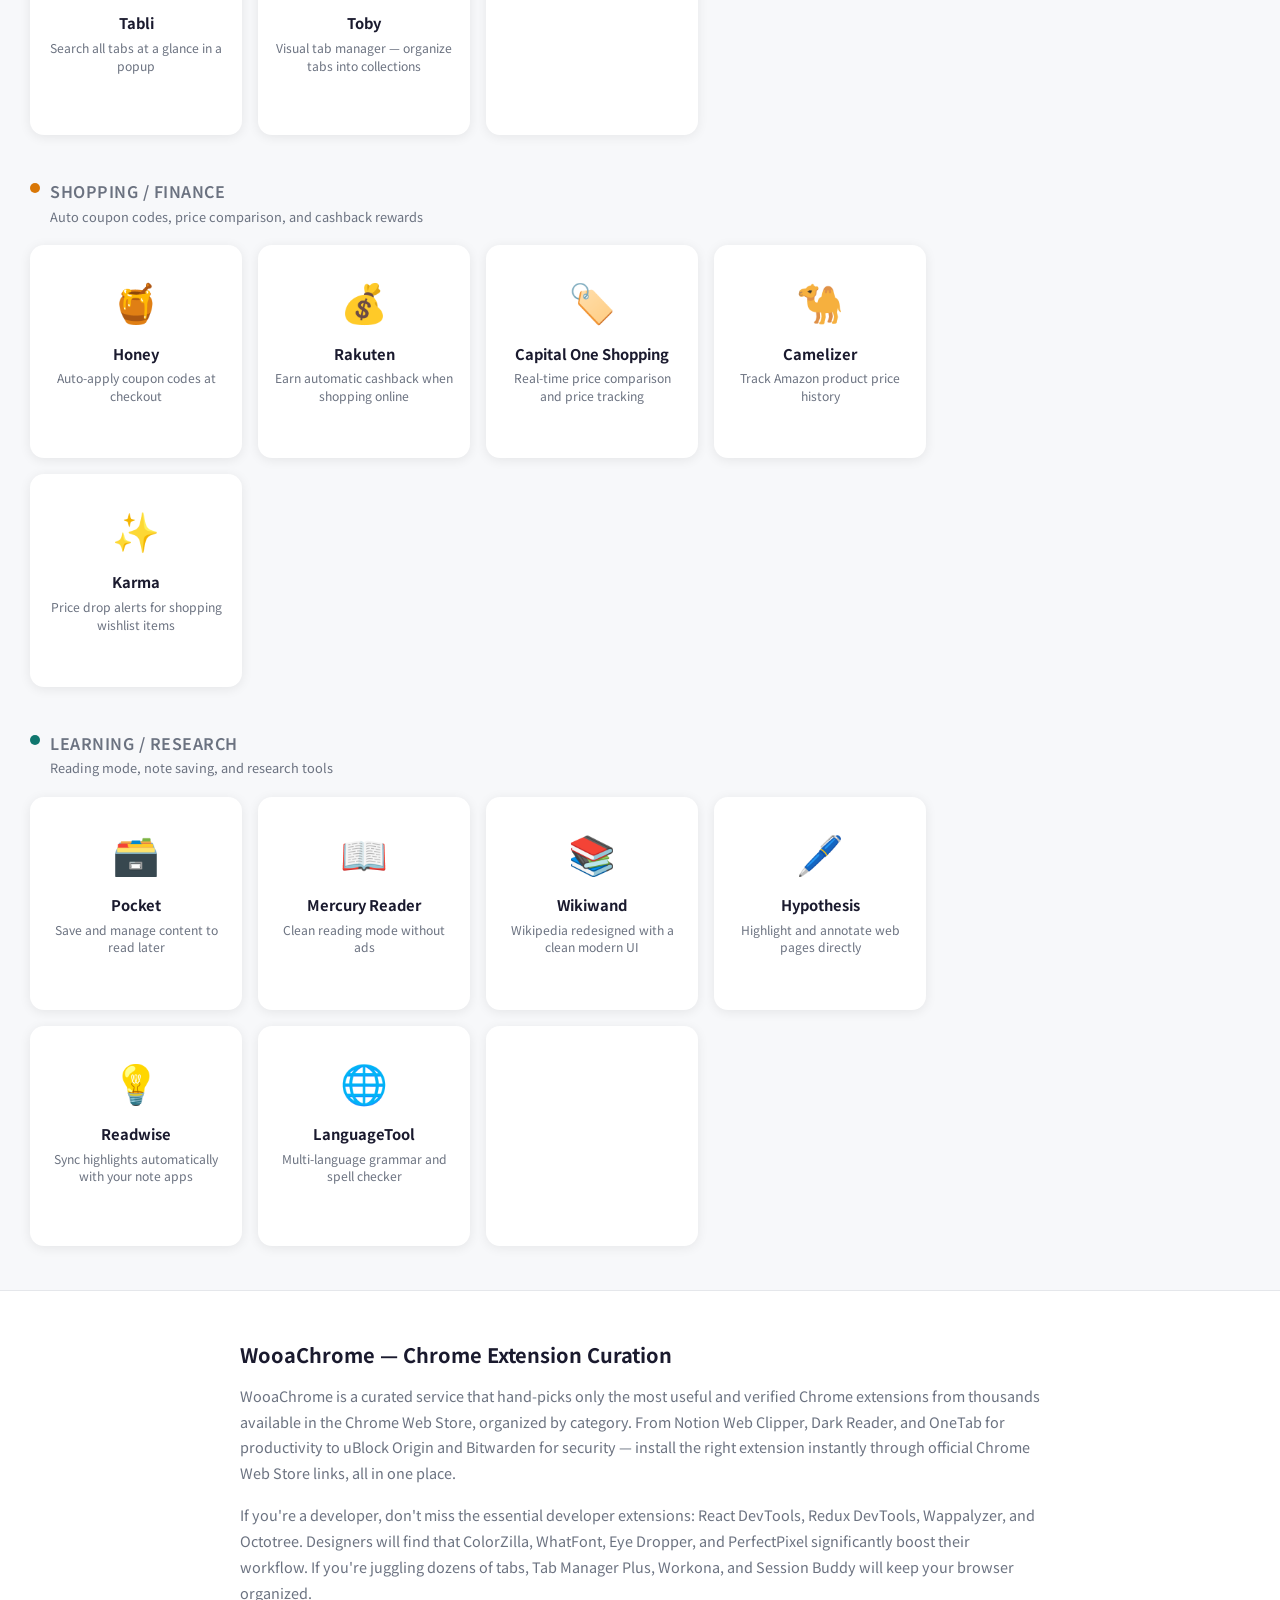
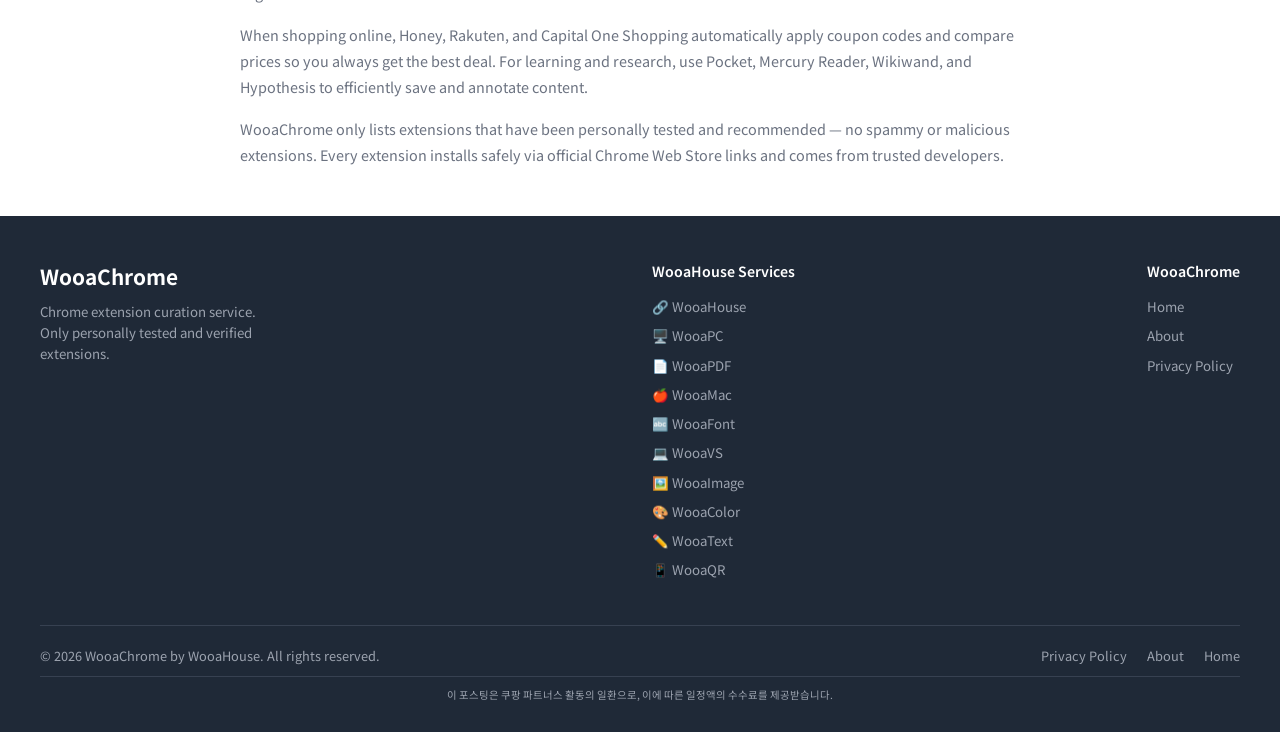
<file: en/index.html>
﻿<!DOCTYPE html>
<html lang="en">
<head>
  <meta charset="UTF-8">
  <!-- Google tag (gtag.js) -->
  <script async src="https://www.googletagmanager.com/gtag/js?id=G-9ZGENFSXWC"></script>
  <script>
    window.dataLayer = window.dataLayer || [];
    function gtag(){dataLayer.push(arguments);}
    gtag('js', new Date());
    gtag('config', 'G-9ZGENFSXWC');
  </script>
  <meta name="naver-site-verification" content="ae461cd79b130022f573fe2f7a641db8dfa0cd42" />
  <meta name="viewport" content="width=device-width, initial-scale=1.0">
  <title>Chrome Extension Collection | Essential Extensions for Productivity · Security · Developers | WooaChrome</title>
  <meta name="description" content="Hand-picked essential Chrome extensions organized by category. Find the best Chrome extensions for productivity, security, developer tools, design, tab management, shopping, and learning — all in one place.">
  <meta name="keywords" content="Chrome extensions, Chrome add-ons, best Chrome extensions, productivity extensions, uBlock Origin, Grammarly, Dark Reader, developer tools, GitLens, React DevTools, Chrome security, tab management">
  <meta name="robots" content="index, follow">
  <link rel="canonical" href="https://chromekit.wooahouse.com/en/index.html">
  <link rel="alternate" hreflang="ko" href="https://chromekit.wooahouse.com/">
  <link rel="alternate" hreflang="en" href="https://chromekit.wooahouse.com/en/index.html">
  <link rel="alternate" hreflang="x-default" href="https://chromekit.wooahouse.com/en/index.html">
  <meta property="og:title" content="Chrome Extension Collection | Essential Extensions for Productivity · Security · Developers - WooaChrome">
  <meta property="og:description" content="Hand-picked essential Chrome extensions organized by category. Productivity, security, developer, design, shopping extensions all in one place.">
  <meta property="og:type" content="website">
  <meta property="og:url" content="https://chromekit.wooahouse.com/en/index.html">
  <meta property="og:locale" content="en_US">
  <meta property="og:site_name" content="WooaChrome">
  <meta name="twitter:card" content="summary_large_image">
  <meta name="twitter:title" content="Chrome Extension Collection | WooaChrome">
  <meta name="twitter:description" content="Hand-picked essential Chrome extensions organized by category — all in one place.">
  <script type="application/ld+json">
  {
    "@context": "https://schema.org",
    "@type": "WebSite",
    "name": "WooaChrome",
    "url": "https://chromekit.wooahouse.com/",
    "description": "Hand-picked essential Chrome extension curation service",
    "inLanguage": "en"
  }
  </script>
  <script type="application/ld+json">
  {
    "@context": "https://schema.org",
    "@type": "ItemList",
    "name": "Essential Chrome Extensions List",
    "description": "WooaChrome's hand-picked collection of essential Chrome extensions",
    "numberOfItems": 42,
    "itemListElement": [
      {"@type":"ListItem","position":1,"name":"uBlock Origin","description":"The most efficient ad and tracker blocker"},
      {"@type":"ListItem","position":2,"name":"Dark Reader","description":"Dark mode for every website"},
      {"@type":"ListItem","position":3,"name":"Grammarly","description":"Real-time English grammar and spell check"},
      {"@type":"ListItem","position":4,"name":"OneTab","description":"Merge all tabs into one page to save memory"},
      {"@type":"ListItem","position":5,"name":"React DevTools","description":"Inspect and debug React component trees"},
      {"@type":"ListItem","position":6,"name":"ColorZilla","description":"Extract any color on screen with an eyedropper"},
      {"@type":"ListItem","position":7,"name":"Bitwarden","description":"Open-source free password manager"},
      {"@type":"ListItem","position":8,"name":"Honey","description":"Auto-apply coupon codes at checkout"}
    ]
  }
  </script>
  <script async src="https://pagead2.googlesyndication.com/pagead/js/adsbygoogle.js?client=ca-pub-6464921081676309" crossorigin="anonymous"></script>
  <meta name="theme-color" content="#16A34A">
  <link rel="manifest" href="../manifest.json">
  <link rel="stylesheet" href="../css/style.css">
<script src="https://ads-partners.coupang.com/g.js"></script>
</head>
<body>

<header>
  <div class="header-inner">
    <a href="../index.html" class="logo">WooaChrome</a>
    <nav>
      <a href="#productivity">Productivity</a>
      <a href="#security">Security</a>
      <a href="#devtools">Developer</a>
      <a href="#design">Design</a>
      <a href="#tabs">Tabs</a>
      <a href="#shopping">Shopping</a>
      <a href="#learning">Learning</a>
    </nav>
    <div class="header-right">
      <div class="lang-switcher">
        <a href="../index.html">KO</a>
        <span>|</span>
        <a href="index.html" class="active">EN</a>
      </div>
      <a href="about.html" style="color:rgba(255,255,255,0.85); font-size:0.85rem; text-decoration:none; margin-left:8px;">About</a>
    </div>
  </div>
</header>

<div class="our-sites-bar"><span class="our-sites-label">WooaHouse Services</span><div class="our-sites-links"><a href="https://wooahouse.com/" target="_blank" rel="noopener">🔗 WooaHouse</a><a href="https://pdfkit.wooahouse.com/" target="_blank" rel="noopener">📄 WooaPDF</a><a href="https://imagekit.wooahouse.com/" target="_blank" rel="noopener">🖼️ WooaImage</a><a href="https://colorkit.wooahouse.com/" target="_blank" rel="noopener">🎨 WooaColor</a><a href="https://textkit.wooahouse.com/" target="_blank" rel="noopener">✏️ WooaText</a><a href="https://qrkit.wooahouse.com/" target="_blank" rel="noopener">📱 WooaQR</a><a href="https://calckit.wooahouse.com/" target="_blank" rel="noopener">🧮 WooaCalc</a><a href="https://fontkit.wooahouse.com/" target="_blank" rel="noopener">🔤 WooaFont</a><a href="https://mactools.wooahouse.com/" target="_blank" rel="noopener">🍎 WooaMac</a><a href="https://pctools.wooahouse.com/" target="_blank" rel="noopener">🖥️ WooaPC</a><a href="https://vskit.wooahouse.com/" target="_blank" rel="noopener">💻 WooaVS</a><a href="https://wooaaudio.wooahouse.com/" target="_blank" rel="noopener">🎵 WooaAudio</a><a href="https://wooaviewer.wooahouse.com/" target="_blank" rel="noopener">🔍 WooaViewer</a><a href="https://wooadev.wooahouse.com/" target="_blank" rel="noopener">🛠️ WooaDev</a><a href="https://wooaocr.wooahouse.com/" target="_blank" rel="noopener">🔍 WooaOCR</a><a href="https://wooasheet.wooahouse.com/" target="_blank" rel="noopener">📊 WooaSheet</a><a href="https://wooaseo.wooahouse.com/" target="_blank" rel="noopener">🔎 WooaSEO</a></div></div>
</div>

<section class="hero">
  <h1>Chrome Extension Collection</h1>
  <p>Hand-picked essential Chrome extensions to supercharge your browser.<br>Install by category — from productivity to security and development.</p>
  <div class="hero-tags">
    <a href="#productivity" class="hero-tag">⚡ Productivity</a>
    <a href="#security" class="hero-tag">🔒 Security / Privacy</a>
    <a href="#devtools" class="hero-tag">🛠️ Developer</a>
    <a href="#design" class="hero-tag">🎨 Design</a>
    <a href="#tabs" class="hero-tag">📑 Tab Management</a>
    <a href="#shopping" class="hero-tag">🛍️ Shopping</a>
    <a href="#learning" class="hero-tag">📚 Learning / Research</a>
  </div>
  <button id="heroInstallBtn" class="hero-install-btn">📌 Add to Home Screen</button>
</section>

<div class="index-with-sidebar">
<section class="tools-section">

  <!-- Productivity -->
  <div class="category-block" id="productivity">
    <div class="category-header">
      <div class="category-dot" style="background:#16A34A; margin-top:4px;"></div>
      <div>
        <h2 class="category-title">Productivity</h2>
        <p class="category-desc">Essential extensions to boost your productivity</p>
      </div>
    </div>
    <div class="links-grid">
      <a href="https://chrome.google.com/webstore/detail/notion-web-clipper/knheggckgoiihginacbkhaalnibhilkk" target="_blank" rel="noopener noreferrer" class="link-card">
        <span class="link-icon">📝</span>
        <div class="link-name">Notion Web Clipper</div>
        <div class="link-desc">Save web pages directly to Notion</div>
        <span class="link-hint">Install →</span>
      </a>
      <a href="https://chrome.google.com/webstore/detail/onetab/chphlpgkkbolifaimnlloiipkdnihall" target="_blank" rel="noopener noreferrer" class="link-card">
        <span class="link-icon">📑</span>
        <div class="link-name">OneTab</div>
        <div class="link-desc">Merge all open tabs into one page to save memory</div>
        <span class="link-hint">Install →</span>
      </a>
      <a href="https://chrome.google.com/webstore/detail/grammarly-grammar-checker/kbfnbcaeplbcioakkpcpgfkobkghlhen" target="_blank" rel="noopener noreferrer" class="link-card">
        <span class="link-icon">✍️</span>
        <div class="link-name">Grammarly</div>
        <div class="link-desc">Real-time English grammar and spell check</div>
        <span class="link-hint">Install →</span>
      </a>
      <a href="https://chrome.google.com/webstore/detail/dark-reader/eimadpbcbfnmbkopoojfekhnkhdbieeh" target="_blank" rel="noopener noreferrer" class="link-card">
        <span class="link-icon">🌙</span>
        <div class="link-name">Dark Reader</div>
        <div class="link-desc">Dark mode for every website</div>
        <span class="link-hint">Install →</span>
      </a>
      <a href="https://chrome.google.com/webstore/detail/todoist-for-chrome/jldhpllghnbhlbpcmnajkpdmadaolakh" target="_blank" rel="noopener noreferrer" class="link-card">
        <span class="link-icon">✅</span>
        <div class="link-name">Todoist</div>
        <div class="link-desc">Manage your to-do list right from the browser</div>
        <span class="link-hint">Install →</span>
      </a>
      <a href="https://chrome.google.com/webstore/detail/stayfocusd/laankejkbhbdhmipfmgcngdelahlfoji" target="_blank" rel="noopener noreferrer" class="link-card">
        <span class="link-icon">⏰</span>
        <div class="link-name">StayFocusd</div>
        <div class="link-desc">Limit time on distracting sites to boost focus</div>
        <span class="link-hint">Install →</span>
      </a>

      <div class="adsense-card">
        <ins class="adsbygoogle" style="display:block;width:100%;min-height:200px" data-ad-client="ca-pub-6464921081676309" data-ad-slot="7520795194" data-ad-format="auto" data-full-width-responsive="true"></ins>
        <script>(adsbygoogle = window.adsbygoogle || []).push({});</script>
      </div>
    </div>
  </div>

  <!-- Security / Privacy -->
  <div class="category-block" id="security">
    <div class="category-header">
      <div class="category-dot" style="background:#DC2626; margin-top:4px;"></div>
      <div>
        <h2 class="category-title">Security / Privacy</h2>
        <p class="category-desc">Ad blocking, password management, and privacy protection</p>
      </div>
    </div>
    <div class="links-grid">
      <a href="https://chrome.google.com/webstore/detail/ublock-origin/cjpalhdlnbpafiamejdnhcphjbkeiagm" target="_blank" rel="noopener noreferrer" class="link-card">
        <span class="link-icon">🛡️</span>
        <div class="link-name">uBlock Origin</div>
        <div class="link-desc">The most efficient ad and tracker blocker</div>
        <span class="link-hint">Install →</span>
      </a>
      <a href="https://chrome.google.com/webstore/detail/bitwarden-free-password-m/nngceckbapebfimnlniiiahkandclblb" target="_blank" rel="noopener noreferrer" class="link-card">
        <span class="link-icon">🔐</span>
        <div class="link-name">Bitwarden</div>
        <div class="link-desc">Open-source free password manager</div>
        <span class="link-hint">Install →</span>
      </a>
      <a href="https://chrome.google.com/webstore/detail/privacy-badger/pkehgijcmpdhfbdbbnkijodmdjhbjlgp" target="_blank" rel="noopener noreferrer" class="link-card">
        <span class="link-icon">🦡</span>
        <div class="link-name">Privacy Badger</div>
        <div class="link-desc">EFF's intelligent tracker auto-blocker</div>
        <span class="link-hint">Install →</span>
      </a>
      <a href="https://chrome.google.com/webstore/detail/lastpass-free-password-ma/hdokiejnpimakedhajhdlcegeplioahd" target="_blank" rel="noopener noreferrer" class="link-card">
        <span class="link-icon">🗝️</span>
        <div class="link-name">LastPass</div>
        <div class="link-desc">Automatic password save and autofill</div>
        <span class="link-hint">Install →</span>
      </a>
      <a href="https://chromewebstore.google.com/detail/https-everywhere/ikclbgejgcbdlhjmckecmdljlpbhmbmf" target="_blank" rel="noopener noreferrer" class="link-card">
        <span class="link-icon">🔒</span>
        <div class="link-name">HTTPS Everywhere</div>
        <div class="link-desc">Automatically redirect HTTP sites to HTTPS</div>
        <span class="link-hint">Install →</span>
      </a>
      <a href="https://chrome.google.com/webstore/detail/ghostery-%E2%80%93-privacy-ad-blo/mlomiejdfkolichcflejclcbmpeaniij" target="_blank" rel="noopener noreferrer" class="link-card">
        <span class="link-icon">👻</span>
        <div class="link-name">Ghostery</div>
        <div class="link-desc">Block ads and trackers, analyze sites</div>
        <span class="link-hint">Install →</span>
      </a>
    </div>
  </div>

  <!-- Developer -->
  <div class="category-block" id="devtools">
    <div class="category-header">
      <div class="category-dot" style="background:#2563EB; margin-top:4px;"></div>
      <div>
        <h2 class="category-title">Developer</h2>
        <p class="category-desc">Debugging and analysis tools for web developers</p>
      </div>
    </div>
    <div class="links-grid">
      <a href="https://chrome.google.com/webstore/detail/react-developer-tools/fmkadmapgofadopljbjfkapdkoienihi" target="_blank" rel="noopener noreferrer" class="link-card">
        <span class="link-icon">⚛️</span>
        <div class="link-name">React DevTools</div>
        <div class="link-desc">Inspect and debug React component trees</div>
        <span class="link-hint">Install →</span>
      </a>
      <a href="https://chrome.google.com/webstore/detail/redux-devtools/lmhkpmbekcpmknklioeibfkpmmfibljd" target="_blank" rel="noopener noreferrer" class="link-card">
        <span class="link-icon">🔄</span>
        <div class="link-name">Redux DevTools</div>
        <div class="link-desc">Track Redux state changes with time-travel</div>
        <span class="link-hint">Install →</span>
      </a>
      <a href="https://chrome.google.com/webstore/detail/json-viewer/gbmdgpbipfallnflgajpaliibnhdgobh" target="_blank" rel="noopener noreferrer" class="link-card">
        <span class="link-icon">📋</span>
        <div class="link-name">JSON Viewer</div>
        <div class="link-desc">Format JSON responses beautifully</div>
        <span class="link-hint">Install →</span>
      </a>
      <a href="https://chrome.google.com/webstore/detail/wappalyzer-technology-pro/gppongmhjkpfnbhagpmjfkannfbllamg" target="_blank" rel="noopener noreferrer" class="link-card">
        <span class="link-icon">🔍</span>
        <div class="link-name">Wappalyzer</div>
        <div class="link-desc">Identify the tech stack used by any website</div>
        <span class="link-hint">Install →</span>
      </a>
      <a href="https://chrome.google.com/webstore/detail/octotree-github-code-tree/bkhaagjahfmjljalopjnoealnfndnagc" target="_blank" rel="noopener noreferrer" class="link-card">
        <span class="link-icon">🌳</span>
        <div class="link-name">Octotree</div>
        <div class="link-desc">GitHub repo file tree sidebar</div>
        <span class="link-hint">Install →</span>
      </a>
      <a href="https://chrome.google.com/webstore/detail/lighthouse/blipmdconlkpinefehnmjammfjpmpbjk" target="_blank" rel="noopener noreferrer" class="link-card">
        <span class="link-icon">🏠</span>
        <div class="link-name">Lighthouse</div>
        <div class="link-desc">Automated audit for performance, SEO, and accessibility</div>
        <span class="link-hint">Install →</span>
      </a>
    </div>
    <div class="cross-link-tip">💡 VS Code user? → <a href="https://vskit.wooahouse.com/" target="_blank" rel="noopener">See essential VS Code extensions at WooaVS</a></div>
  </div>

  <!-- Design -->
  <div class="category-block" id="design">
    <div class="category-header">
      <div class="category-dot" style="background:#7C3AED; margin-top:4px;"></div>
      <div>
        <h2 class="category-title">Design</h2>
        <p class="category-desc">Color picking, font detection, and UI measurement tools</p>
      </div>
    </div>
    <div class="links-grid">
      <a href="https://chrome.google.com/webstore/detail/colorzilla/bhlhnicpbhignbdhedgjhgdocnmhomnp" target="_blank" rel="noopener noreferrer" class="link-card">
        <span class="link-icon">🎨</span>
        <div class="link-name">ColorZilla</div>
        <div class="link-desc">Extract any color on screen with an eyedropper</div>
        <span class="link-hint">Install →</span>
      </a>
      <a href="https://chrome.google.com/webstore/detail/whatfont/jabopobgcpjmedljpbcaablpmlmfcogm" target="_blank" rel="noopener noreferrer" class="link-card">
        <span class="link-icon">🔤</span>
        <div class="link-name">WhatFont</div>
        <div class="link-desc">Instantly identify fonts used on any website</div>
        <span class="link-hint">Install →</span>
      </a>
      <a href="https://chrome.google.com/webstore/detail/eye-dropper/hmdcmlfkchdmnmnmheododdhjedfccka" target="_blank" rel="noopener noreferrer" class="link-card">
        <span class="link-icon">💧</span>
        <div class="link-name">Eye Dropper</div>
        <div class="link-desc">Pick color codes from anywhere on screen</div>
        <span class="link-hint">Install →</span>
      </a>
      <a href="https://chromewebstore.google.com/detail/page-ruler/jcbmcnpepaddcedmjdcmhbekjhbfnlff" target="_blank" rel="noopener noreferrer" class="link-card">
        <span class="link-icon">📏</span>
        <div class="link-name">Page Ruler</div>
        <div class="link-desc">Measure web page element sizes precisely</div>
        <span class="link-hint">Install →</span>
      </a>
      <a href="https://chrome.google.com/webstore/detail/perfectpixel-by-welldonec/dkaagdgjmgdmbnecmcefdhjekcoceebi" target="_blank" rel="noopener noreferrer" class="link-card">
        <span class="link-icon">🎯</span>
        <div class="link-name">PerfectPixel</div>
        <div class="link-desc">Compare design mockups with implementation pixel by pixel</div>
        <span class="link-hint">Install →</span>
      </a>
      <a href="https://chrome.google.com/webstore/detail/fonts-ninja/eljapbgkmlngdpckoiiibecpemleclhh" target="_blank" rel="noopener noreferrer" class="link-card">
        <span class="link-icon">🥷</span>
        <div class="link-name">Fonts Ninja</div>
        <div class="link-desc">Identify fonts and view detailed font info</div>
        <span class="link-hint">Install →</span>
      </a>
    </div>
    <div class="cross-link-tip">💡 Looking for fonts? → <a href="https://fontkit.wooahouse.com/" target="_blank" rel="noopener">Browse free fonts at WooaFont</a></div>
  </div>

  <!-- Tab Management -->
  <div class="category-block" id="tabs">
    <div class="category-header">
      <div class="category-dot" style="background:#0891B2; margin-top:4px;"></div>
      <div>
        <h2 class="category-title">Tab Management</h2>
        <p class="category-desc">Clean browsing with tab organization and session management</p>
      </div>
    </div>
    <div class="links-grid">
      <a href="https://chrome.google.com/webstore/detail/tab-manager-plus-for-chro/cnkdjjdmfiffagllbiiilooaoofcoeff" target="_blank" rel="noopener noreferrer" class="link-card">
        <span class="link-icon">📂</span>
        <div class="link-name">Tab Manager Plus</div>
        <div class="link-desc">Search, group, and bookmark tabs in one place</div>
        <span class="link-hint">Install →</span>
      </a>
      <a href="https://chrome.google.com/webstore/detail/workona-tab-manager/ailcmbgekjpnablpdkmaaccecekgdhlh" target="_blank" rel="noopener noreferrer" class="link-card">
        <span class="link-icon">💼</span>
        <div class="link-name">Workona</div>
        <div class="link-desc">Manage tabs and workspaces by project</div>
        <span class="link-hint">Install →</span>
      </a>
      <a href="https://chrome.google.com/webstore/detail/session-buddy/edacconmaakjimmfgnblocblbcdcpbko" target="_blank" rel="noopener noreferrer" class="link-card">
        <span class="link-icon">💾</span>
        <div class="link-name">Session Buddy</div>
        <div class="link-desc">Save and restore current tab sessions</div>
        <span class="link-hint">Install →</span>
      </a>
      <a href="https://chrome.google.com/webstore/detail/tab-wrangler/egnjhciaieeiiohknchakcodbpgjnchh" target="_blank" rel="noopener noreferrer" class="link-card">
        <span class="link-icon">🔧</span>
        <div class="link-name">Tab Wrangler</div>
        <div class="link-desc">Auto-close old tabs to manage memory</div>
        <span class="link-hint">Install →</span>
      </a>
      <a href="https://chrome.google.com/webstore/detail/tabli/igeehkedfibbnhbfponhjjplpkeomghi" target="_blank" rel="noopener noreferrer" class="link-card">
        <span class="link-icon">🗂️</span>
        <div class="link-name">Tabli</div>
        <div class="link-desc">Search all tabs at a glance in a popup</div>
        <span class="link-hint">Install →</span>
      </a>
      <a href="https://chromewebstore.google.com/detail/toby-tab-management-tool/hddnkoipeenegfoeaoibdmnaalmgkpip" target="_blank" rel="noopener noreferrer" class="link-card">
        <span class="link-icon">📌</span>
        <div class="link-name">Toby</div>
        <div class="link-desc">Visual tab manager — organize tabs into collections</div>
        <span class="link-hint">Install →</span>
      </a>

      <div class="adsense-card">
        <ins class="adsbygoogle" style="display:block;width:100%;min-height:200px" data-ad-client="ca-pub-6464921081676309" data-ad-slot="7520795194" data-ad-format="auto" data-full-width-responsive="true"></ins>
        <script>(adsbygoogle = window.adsbygoogle || []).push({});</script>
      </div>
    </div>
  </div>

  <!-- Shopping / Finance -->
  <div class="category-block" id="shopping">
    <div class="category-header">
      <div class="category-dot" style="background:#D97706; margin-top:4px;"></div>
      <div>
        <h2 class="category-title">Shopping / Finance</h2>
        <p class="category-desc">Auto coupon codes, price comparison, and cashback rewards</p>
      </div>
    </div>
    <div class="links-grid">
      <a href="https://chrome.google.com/webstore/detail/honey-automatic-coupons-r/bmnlcjabgnpnenekpadlanbbkooimhnj" target="_blank" rel="noopener noreferrer" class="link-card">
        <span class="link-icon">🍯</span>
        <div class="link-name">Honey</div>
        <div class="link-desc">Auto-apply coupon codes at checkout</div>
        <span class="link-hint">Install →</span>
      </a>
      <a href="https://chrome.google.com/webstore/detail/rakuten-get-cash-back-for/chhjbpecpancjgfnorecgnitgyggmasm" target="_blank" rel="noopener noreferrer" class="link-card">
        <span class="link-icon">💰</span>
        <div class="link-name">Rakuten</div>
        <div class="link-desc">Earn automatic cashback when shopping online</div>
        <span class="link-hint">Install →</span>
      </a>
      <a href="https://chrome.google.com/webstore/detail/capital-one-shopping-save/nenlahapcbofgnanklpelkaejcehkggg" target="_blank" rel="noopener noreferrer" class="link-card">
        <span class="link-icon">🏷️</span>
        <div class="link-name">Capital One Shopping</div>
        <div class="link-desc">Real-time price comparison and price tracking</div>
        <span class="link-hint">Install →</span>
      </a>
      <a href="https://chrome.google.com/webstore/detail/camelcamelcamel-amazon-pr/ghnomdcacenbmilgjigehppbamfndblo" target="_blank" rel="noopener noreferrer" class="link-card">
        <span class="link-icon">🐪</span>
        <div class="link-name">Camelizer</div>
        <div class="link-desc">Track Amazon product price history</div>
        <span class="link-hint">Install →</span>
      </a>
      <a href="https://chrome.google.com/webstore/detail/karma-shop-smarter/mflhafkbfehpdbocdmfedjhmgkikonaj" target="_blank" rel="noopener noreferrer" class="link-card">
        <span class="link-icon">✨</span>
        <div class="link-name">Karma</div>
        <div class="link-desc">Price drop alerts for shopping wishlist items</div>
        <span class="link-hint">Install →</span>
      </a>
    </div>
  </div>

  <!-- Learning / Research -->
  <div class="category-block" id="learning">
    <div class="category-header">
      <div class="category-dot" style="background:#0F766E; margin-top:4px;"></div>
      <div>
        <h2 class="category-title">Learning / Research</h2>
        <p class="category-desc">Reading mode, note saving, and research tools</p>
      </div>
    </div>
    <div class="links-grid">
      <a href="https://chrome.google.com/webstore/detail/pocket-save-read-later/niloccemoadcdkdjlinkgdfekeahmflj" target="_blank" rel="noopener noreferrer" class="link-card">
        <span class="link-icon">🗃️</span>
        <div class="link-name">Pocket</div>
        <div class="link-desc">Save and manage content to read later</div>
        <span class="link-hint">Install →</span>
      </a>
      <a href="https://chrome.google.com/webstore/detail/mercury-reader/oknpjjbmpnndlpmnhmekjpocelpnlfdi" target="_blank" rel="noopener noreferrer" class="link-card">
        <span class="link-icon">📖</span>
        <div class="link-name">Mercury Reader</div>
        <div class="link-desc">Clean reading mode without ads</div>
        <span class="link-hint">Install →</span>
      </a>
      <a href="https://chrome.google.com/webstore/detail/wikiwand-wikipedia-modern/emffkefkbkpkgpdeeooapgaicgmcbolj" target="_blank" rel="noopener noreferrer" class="link-card">
        <span class="link-icon">📚</span>
        <div class="link-name">Wikiwand</div>
        <div class="link-desc">Wikipedia redesigned with a clean modern UI</div>
        <span class="link-hint">Install →</span>
      </a>
      <a href="https://chrome.google.com/webstore/detail/hypothesis-web-pdf-annota/bjfhmglciegochdpefhhlphglcehbmek" target="_blank" rel="noopener noreferrer" class="link-card">
        <span class="link-icon">🖊️</span>
        <div class="link-name">Hypothesis</div>
        <div class="link-desc">Highlight and annotate web pages directly</div>
        <span class="link-hint">Install →</span>
      </a>
      <a href="https://chrome.google.com/webstore/detail/readwise-highlighter/jjhefcfhmnkfepgmhrpbpjbkjlbgomkj" target="_blank" rel="noopener noreferrer" class="link-card">
        <span class="link-icon">💡</span>
        <div class="link-name">Readwise</div>
        <div class="link-desc">Sync highlights automatically with your note apps</div>
        <span class="link-hint">Install →</span>
      </a>
      <a href="https://chrome.google.com/webstore/detail/languagetool-grammar-and/oldceeleldhonbafppcapldpdifcinji" target="_blank" rel="noopener noreferrer" class="link-card">
        <span class="link-icon">🌐</span>
        <div class="link-name">LanguageTool</div>
        <div class="link-desc">Multi-language grammar and spell checker</div>
        <span class="link-hint">Install →</span>
      </a>

      <div class="adsense-card">
        <ins class="adsbygoogle" style="display:block;width:100%;min-height:200px" data-ad-client="ca-pub-6464921081676309" data-ad-slot="7520795194" data-ad-format="auto" data-full-width-responsive="true"></ins>
        <script>(adsbygoogle = window.adsbygoogle || []).push({});</script>
      </div>
    </div>
  </div>

</section>
<aside class="index-sidebar">
  <div class="index-ad-card">
    <ins class="adsbygoogle" style="display:block;width:100%;min-height:250px" data-ad-client="ca-pub-6464921081676309" data-ad-slot="1419180025" data-ad-format="auto" data-full-width-responsive="true"></ins>
    <script>(adsbygoogle = window.adsbygoogle || []).push({});</script>
  </div>
  <div class="index-ad-card" style="margin-top:16px"><script>new PartnersCoupang.G({"id":986943,"template":"carousel","trackingCode":"AF5600192","width":"160","height":"200","tsource":""});</script></div>
</aside>
</div>

<section class="seo-intro">
  <div class="seo-intro-inner">
    <h2>WooaChrome — Chrome Extension Curation</h2>
    <p>WooaChrome is a curated service that hand-picks only the most useful and verified Chrome extensions from thousands available in the Chrome Web Store, organized by category. From Notion Web Clipper, Dark Reader, and OneTab for productivity to uBlock Origin and Bitwarden for security — install the right extension instantly through official Chrome Web Store links, all in one place.</p>
    <p>If you're a developer, don't miss the essential developer extensions: React DevTools, Redux DevTools, Wappalyzer, and Octotree. Designers will find that ColorZilla, WhatFont, Eye Dropper, and PerfectPixel significantly boost their workflow. If you're juggling dozens of tabs, Tab Manager Plus, Workona, and Session Buddy will keep your browser organized.</p>
    <p>When shopping online, Honey, Rakuten, and Capital One Shopping automatically apply coupon codes and compare prices so you always get the best deal. For learning and research, use Pocket, Mercury Reader, Wikiwand, and Hypothesis to efficiently save and annotate content.</p>
    <p>WooaChrome only lists extensions that have been personally tested and recommended — no spammy or malicious extensions. Every extension installs safely via official Chrome Web Store links and comes from trusted developers.</p>
  </div>
</section>

<footer>
  <div class="footer-inner">
    <div class="footer-top">
      <div class="footer-brand">
        <span class="logo-footer">WooaChrome</span>
        <p>Chrome extension curation service.<br>Only personally tested and verified extensions.</p>
      </div>
      <div class="footer-links">
        <h4>WooaHouse Services</h4>
        <a href="https://wooahouse.com/" target="_blank" rel="noopener noreferrer">🔗 WooaHouse</a>
        <a href="https://pctools.wooahouse.com/" target="_blank" rel="noopener noreferrer">🖥️ WooaPC</a>
        <a href="https://pdfkit.wooahouse.com/" target="_blank" rel="noopener noreferrer">📄 WooaPDF</a>
        <a href="https://mactools.wooahouse.com/" target="_blank" rel="noopener noreferrer">🍎 WooaMac</a>
        <a href="https://fontkit.wooahouse.com/" target="_blank" rel="noopener noreferrer">🔤 WooaFont</a>
        <a href="https://vskit.wooahouse.com/" target="_blank" rel="noopener noreferrer">💻 WooaVS</a>
        <a href="https://imagekit.wooahouse.com/" target="_blank" rel="noopener noreferrer">🖼️ WooaImage</a>
        <a href="https://colorkit.wooahouse.com/" target="_blank" rel="noopener noreferrer">🎨 WooaColor</a>
        <a href="https://textkit.wooahouse.com/" target="_blank" rel="noopener noreferrer">✏️ WooaText</a>
        <a href="https://qrkit.wooahouse.com/" target="_blank" rel="noopener noreferrer">📱 WooaQR</a>
      </div>
      <div class="footer-links">
        <h4>WooaChrome</h4>
        <a href="index.html">Home</a>
        <a href="about.html">About</a>
        <a href="privacy.html">Privacy Policy</a>
      </div>
    </div>
    <div class="footer-bottom">
      <p>© 2026 WooaChrome by WooaHouse. All rights reserved.</p>
      <div class="footer-bottom-links">
        <a href="privacy.html">Privacy Policy</a>
        <a href="about.html">About</a>
        <a href="index.html">Home</a>
      </div>
    </div>
    <p class="coupang-notice">이 포스팅은 쿠팡 파트너스 활동의 일환으로, 이에 따른 일정액의 수수료를 제공받습니다.</p>
  </div>
</footer>

<script src="../js/pwa-install.js"></script>
</body>
</html>
</file>
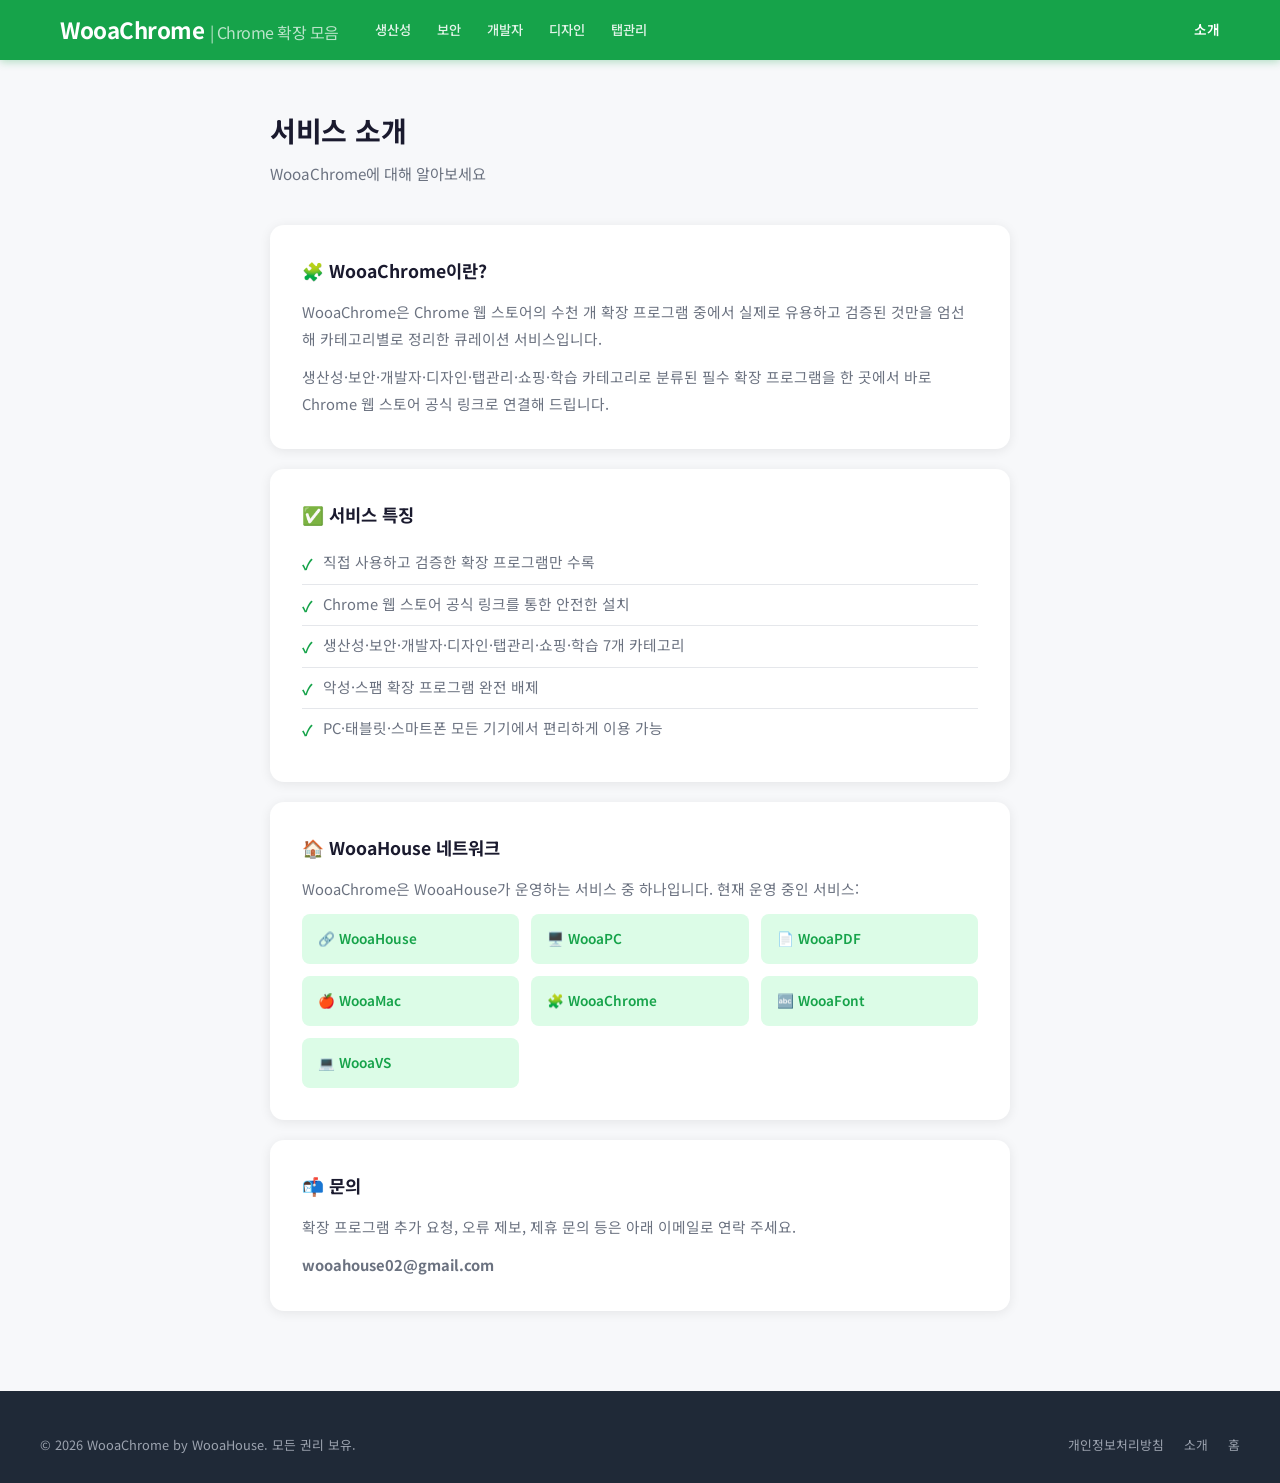
<file: about.html>
﻿<!DOCTYPE html>
<html lang="ko">
<head>
  <meta charset="UTF-8">
  <!-- Google tag (gtag.js) -->
  <script async src="https://www.googletagmanager.com/gtag/js?id=G-9ZGENFSXWC"></script>
  <script>
    window.dataLayer = window.dataLayer || [];
    function gtag(){dataLayer.push(arguments);}
    gtag('js', new Date());
    gtag('config', 'G-9ZGENFSXWC');
  </script>
  <meta name="viewport" content="width=device-width, initial-scale=1.0">
  <title>서비스 소개 | WooaChrome - Chrome 확장 프로그램 큐레이션</title>
  <meta name="description" content="WooaChrome은 Chrome 브라우저 필수 확장 프로그램을 카테고리별로 큐레이션해 제공하는 서비스입니다.">
  <link rel="canonical" href="https://chromekit.wooahouse.com/about.html">
  <link rel="alternate" hreflang="ko" href="https://chromekit.wooahouse.com/about.html">
  <link rel="alternate" hreflang="en" href="https://chromekit.wooahouse.com/en/about.html">
  <link rel="alternate" hreflang="x-default" href="https://chromekit.wooahouse.com/en/about.html">
  <meta property="og:title" content="서비스 소개 | WooaChrome">
  <meta property="og:description" content="Chrome 필수 확장 프로그램을 카테고리별로 큐레이션하는 WooaChrome 서비스 소개입니다.">
  <meta property="og:type" content="website">
  <meta property="og:url" content="https://chromekit.wooahouse.com/about.html">
  <meta property="og:locale" content="ko_KR">
  <meta property="og:site_name" content="WooaChrome">
  <script async src="https://pagead2.googlesyndication.com/pagead/js/adsbygoogle.js?client=ca-pub-6464921081676309" crossorigin="anonymous"></script>
  <meta name="theme-color" content="#16A34A">
  <link rel="stylesheet" href="css/style.css">
  <style>
    .about-page {
      max-width: 780px;
      margin: 48px auto 80px;
      padding: 0 20px;
    }
    .about-page h1 {
      font-size: 1.75rem;
      font-weight: 700;
      margin-bottom: 8px;
      letter-spacing: -0.3px;
    }
    .about-page .subtitle {
      color: var(--text-light);
      font-size: 0.95rem;
      margin-bottom: 40px;
    }
    .about-card {
      background: white;
      border-radius: var(--radius);
      padding: 32px;
      box-shadow: var(--shadow);
      margin-bottom: 20px;
    }
    .about-card h2 {
      font-size: 1.1rem;
      font-weight: 700;
      margin-bottom: 14px;
      display: flex;
      align-items: center;
      gap: 10px;
    }
    .about-card p {
      font-size: 0.92rem;
      color: var(--text-light);
      line-height: 1.8;
      margin-bottom: 12px;
    }
    .about-card p:last-child { margin-bottom: 0; }
    .about-card ul {
      list-style: none;
      padding: 0;
    }
    .about-card ul li {
      font-size: 0.92rem;
      color: var(--text-light);
      line-height: 1.8;
      padding: 6px 0;
      border-bottom: 1px solid var(--border);
      display: flex;
      align-items: flex-start;
      gap: 10px;
    }
    .about-card ul li:last-child { border-bottom: none; }
    .about-card ul li::before {
      content: "✓";
      color: var(--primary);
      font-weight: 700;
      flex-shrink: 0;
      margin-top: 2px;
    }
    .network-grid {
      display: grid;
      grid-template-columns: repeat(auto-fill, minmax(200px, 1fr));
      gap: 12px;
      margin-top: 8px;
    }
    .network-item {
      background: var(--primary-light);
      border-radius: var(--radius-sm);
      padding: 14px 16px;
      text-decoration: none;
      color: var(--primary);
      font-size: 0.85rem;
      font-weight: 600;
      display: flex;
      align-items: center;
      gap: 8px;
      transition: background 0.15s;
    }
    .network-item:hover { background: #BBF7D0; }
  </style>
</head>
<body>

<header>
  <div class="header-inner">
    <a href="index.html" class="logo">WooaChrome <span>| Chrome 확장 모음</span></a>
    <nav>
      <a href="index.html#productivity">생산성</a>
      <a href="index.html#security">보안</a>
      <a href="index.html#devtools">개발자</a>
      <a href="index.html#design">디자인</a>
      <a href="index.html#tabs">탭관리</a>
    </nav>
    <div class="header-right">
      <a href="about.html" style="color:white; font-size:0.85rem; text-decoration:none; font-weight:600;">소개</a>
    </div>
  </div>
</header>

<div class="about-page">
  <h1>서비스 소개</h1>
  <p class="subtitle">WooaChrome에 대해 알아보세요</p>

  <div class="about-card">
    <h2>🧩 WooaChrome이란?</h2>
    <p>WooaChrome은 Chrome 웹 스토어의 수천 개 확장 프로그램 중에서 실제로 유용하고 검증된 것만을 엄선해 카테고리별로 정리한 큐레이션 서비스입니다.</p>
    <p>생산성·보안·개발자·디자인·탭관리·쇼핑·학습 카테고리로 분류된 필수 확장 프로그램을 한 곳에서 바로 Chrome 웹 스토어 공식 링크로 연결해 드립니다.</p>
  </div>

  <div class="about-card">
    <h2>✅ 서비스 특징</h2>
    <ul>
      <li>직접 사용하고 검증한 확장 프로그램만 수록</li>
      <li>Chrome 웹 스토어 공식 링크를 통한 안전한 설치</li>
      <li>생산성·보안·개발자·디자인·탭관리·쇼핑·학습 7개 카테고리</li>
      <li>악성·스팸 확장 프로그램 완전 배제</li>
      <li>PC·태블릿·스마트폰 모든 기기에서 편리하게 이용 가능</li>
    </ul>
  </div>

  <div class="about-card">
    <h2>🏠 WooaHouse 네트워크</h2>
    <p>WooaChrome은 WooaHouse가 운영하는 서비스 중 하나입니다. 현재 운영 중인 서비스:</p>
    <div class="network-grid">
      <a href="https://wooahouse.com/" class="network-item" target="_blank" rel="noopener noreferrer">🔗 WooaHouse</a>
      <a href="https://pctools.wooahouse.com/" class="network-item" target="_blank" rel="noopener noreferrer">🖥️ WooaPC</a>
      <a href="https://pdfkit.wooahouse.com/" class="network-item" target="_blank" rel="noopener noreferrer">📄 WooaPDF</a>
      <a href="https://mactools.wooahouse.com/" class="network-item" target="_blank" rel="noopener noreferrer">🍎 WooaMac</a>
      <a href="https://chromekit.wooahouse.com/" class="network-item" target="_blank" rel="noopener noreferrer">🧩 WooaChrome</a>
      <a href="https://fontkit.wooahouse.com/" class="network-item" target="_blank" rel="noopener noreferrer">🔤 WooaFont</a>
      <a href="https://vskit.wooahouse.com/" class="network-item" target="_blank" rel="noopener noreferrer">💻 WooaVS</a>
    </div>
  </div>

  <div class="about-card">
    <h2>📬 문의</h2>
    <p>확장 프로그램 추가 요청, 오류 제보, 제휴 문의 등은 아래 이메일로 연락 주세요.</p>
    <p><strong>wooahouse02@gmail.com</strong></p>
  </div>
</div>

<footer>
  <div class="footer-inner">
    <div class="footer-bottom" style="border-top:none; padding-top:0;">
      <p>© 2026 WooaChrome by WooaHouse. 모든 권리 보유.</p>
      <div class="footer-bottom-links">
        <a href="privacy.html">개인정보처리방침</a>
        <a href="about.html">소개</a>
        <a href="index.html">홈</a>
      </div>
    </div>
  </div>
</footer>

</body>
</html>
</file>
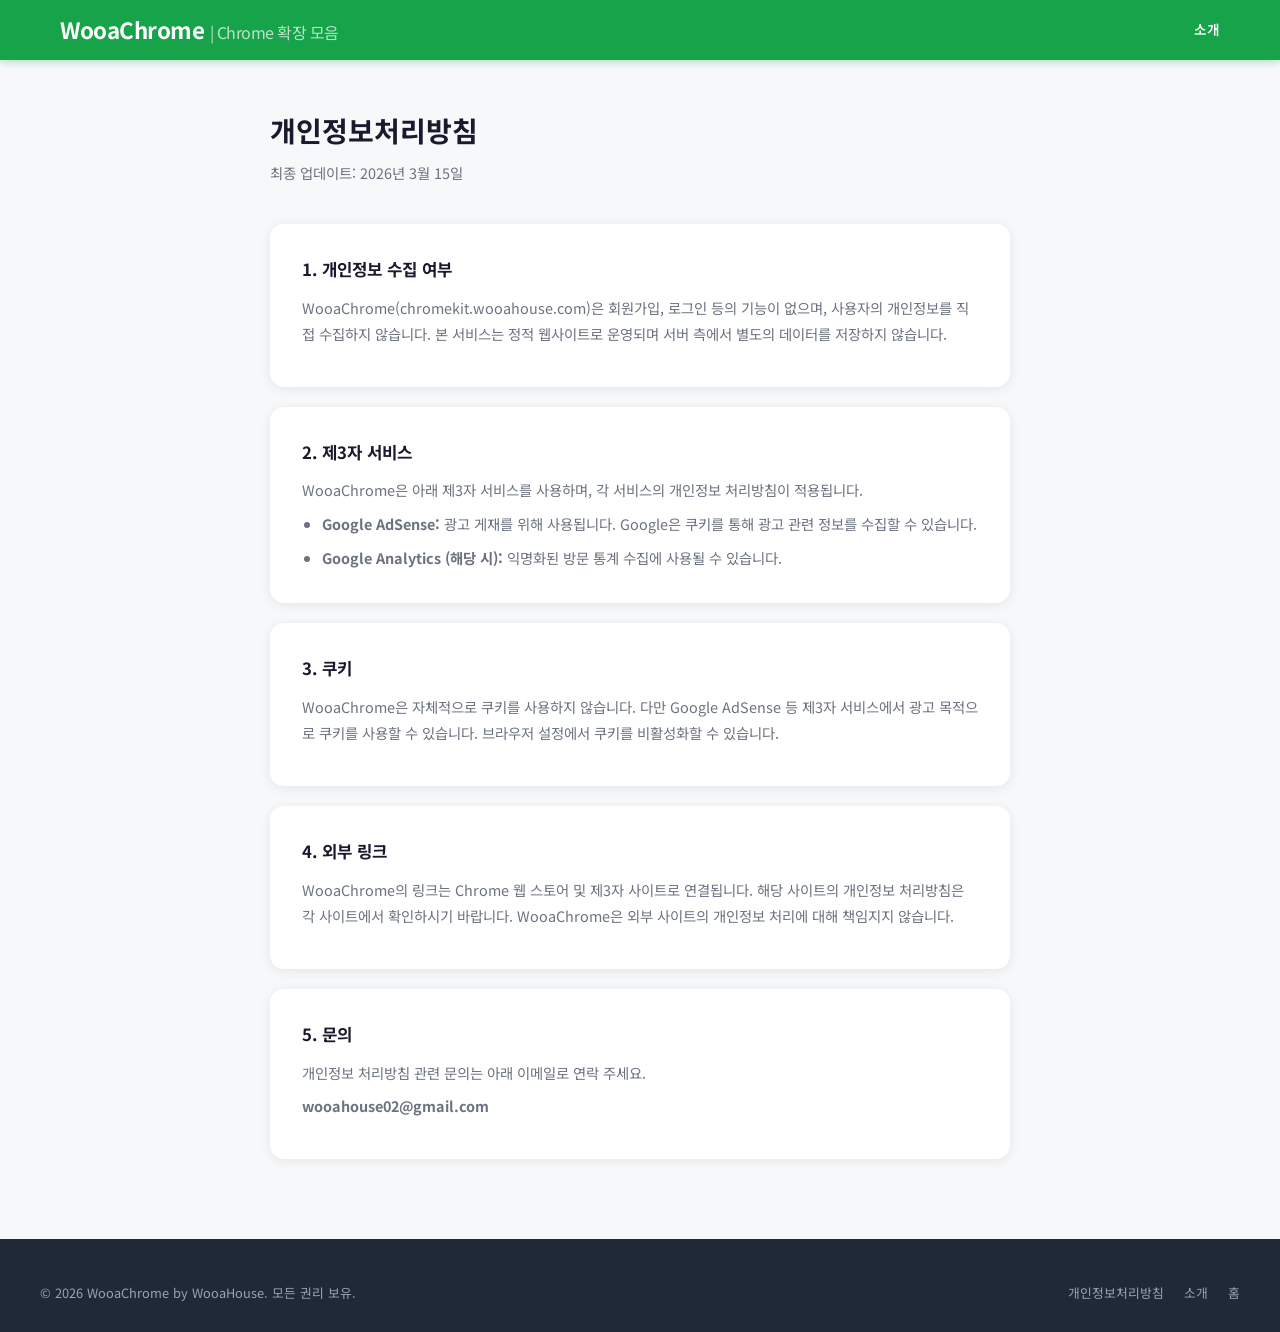
<file: privacy.html>
﻿<!DOCTYPE html>
<html lang="ko">
<head>
  <meta charset="UTF-8">
  <!-- Google tag (gtag.js) -->
  <script async src="https://www.googletagmanager.com/gtag/js?id=G-9ZGENFSXWC"></script>
  <script>
    window.dataLayer = window.dataLayer || [];
    function gtag(){dataLayer.push(arguments);}
    gtag('js', new Date());
    gtag('config', 'G-9ZGENFSXWC');
  </script>
  <meta name="viewport" content="width=device-width, initial-scale=1.0">
  <title>개인정보처리방침 | WooaChrome</title>
  <meta name="description" content="WooaChrome 개인정보처리방침입니다.">
  <link rel="canonical" href="https://chromekit.wooahouse.com/privacy.html">
  <link rel="alternate" hreflang="ko" href="https://chromekit.wooahouse.com/privacy.html">
  <link rel="alternate" hreflang="en" href="https://chromekit.wooahouse.com/en/privacy.html">
  <link rel="alternate" hreflang="x-default" href="https://chromekit.wooahouse.com/en/privacy.html">
  <script async src="https://pagead2.googlesyndication.com/pagead/js/adsbygoogle.js?client=ca-pub-6464921081676309" crossorigin="anonymous"></script>
  <meta name="theme-color" content="#16A34A">
  <link rel="stylesheet" href="css/style.css">
  <style>
    .privacy-page {
      max-width: 780px;
      margin: 48px auto 80px;
      padding: 0 20px;
    }
    .privacy-page h1 {
      font-size: 1.75rem;
      font-weight: 700;
      margin-bottom: 8px;
    }
    .privacy-page .updated {
      color: var(--text-light);
      font-size: 0.9rem;
      margin-bottom: 40px;
    }
    .privacy-card {
      background: white;
      border-radius: var(--radius);
      padding: 32px;
      box-shadow: var(--shadow);
      margin-bottom: 20px;
    }
    .privacy-card h2 {
      font-size: 1.05rem;
      font-weight: 700;
      margin-bottom: 12px;
    }
    .privacy-card p, .privacy-card li {
      font-size: 0.9rem;
      color: var(--text-light);
      line-height: 1.8;
      margin-bottom: 8px;
    }
    .privacy-card ul { padding-left: 20px; }
    .privacy-card li:last-child { margin-bottom: 0; }
  </style>
</head>
<body>

<header>
  <div class="header-inner">
    <a href="index.html" class="logo">WooaChrome <span>| Chrome 확장 모음</span></a>
    <div class="header-right">
      <a href="about.html" style="color:white; font-size:0.85rem; text-decoration:none; font-weight:600;">소개</a>
    </div>
  </div>
</header>

<div class="privacy-page">
  <h1>개인정보처리방침</h1>
  <p class="updated">최종 업데이트: 2026년 3월 15일</p>

  <div class="privacy-card">
    <h2>1. 개인정보 수집 여부</h2>
    <p>WooaChrome(chromekit.wooahouse.com)은 회원가입, 로그인 등의 기능이 없으며, 사용자의 개인정보를 직접 수집하지 않습니다. 본 서비스는 정적 웹사이트로 운영되며 서버 측에서 별도의 데이터를 저장하지 않습니다.</p>
  </div>

  <div class="privacy-card">
    <h2>2. 제3자 서비스</h2>
    <p>WooaChrome은 아래 제3자 서비스를 사용하며, 각 서비스의 개인정보 처리방침이 적용됩니다.</p>
    <ul>
      <li><strong>Google AdSense:</strong> 광고 게재를 위해 사용됩니다. Google은 쿠키를 통해 광고 관련 정보를 수집할 수 있습니다.</li>
      <li><strong>Google Analytics (해당 시):</strong> 익명화된 방문 통계 수집에 사용될 수 있습니다.</li>
    </ul>
  </div>

  <div class="privacy-card">
    <h2>3. 쿠키</h2>
    <p>WooaChrome은 자체적으로 쿠키를 사용하지 않습니다. 다만 Google AdSense 등 제3자 서비스에서 광고 목적으로 쿠키를 사용할 수 있습니다. 브라우저 설정에서 쿠키를 비활성화할 수 있습니다.</p>
  </div>

  <div class="privacy-card">
    <h2>4. 외부 링크</h2>
    <p>WooaChrome의 링크는 Chrome 웹 스토어 및 제3자 사이트로 연결됩니다. 해당 사이트의 개인정보 처리방침은 각 사이트에서 확인하시기 바랍니다. WooaChrome은 외부 사이트의 개인정보 처리에 대해 책임지지 않습니다.</p>
  </div>

  <div class="privacy-card">
    <h2>5. 문의</h2>
    <p>개인정보 처리방침 관련 문의는 아래 이메일로 연락 주세요.</p>
    <p><strong>wooahouse02@gmail.com</strong></p>
  </div>
</div>

<footer>
  <div class="footer-inner">
    <div class="footer-bottom" style="border-top:none; padding-top:0;">
      <p>© 2026 WooaChrome by WooaHouse. 모든 권리 보유.</p>
      <div class="footer-bottom-links">
        <a href="privacy.html">개인정보처리방침</a>
        <a href="about.html">소개</a>
        <a href="index.html">홈</a>
      </div>
    </div>
  </div>
</footer>

</body>
</html>
</file>
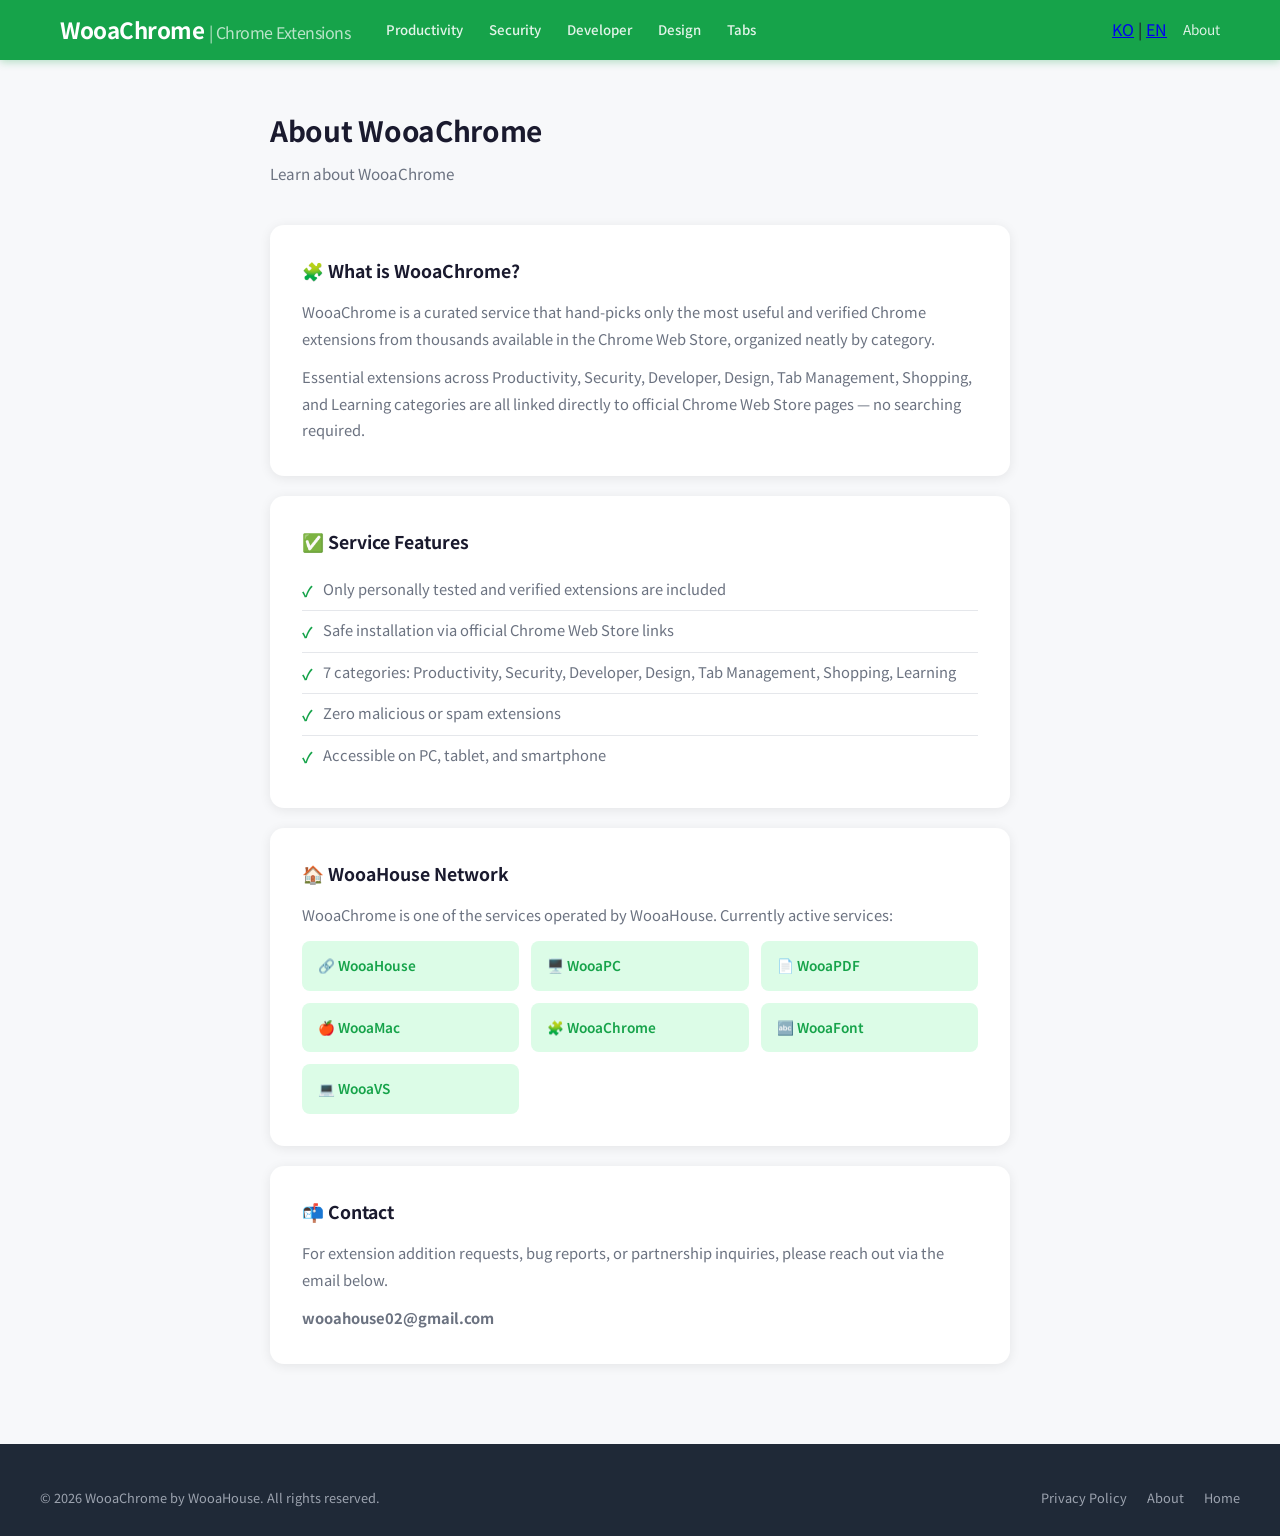
<file: en/about.html>
<!DOCTYPE html>
<html lang="en">
<head>
  <meta charset="UTF-8">
  <!-- Google tag (gtag.js) -->
  <script async src="https://www.googletagmanager.com/gtag/js?id=G-9ZGENFSXWC"></script>
  <script>
    window.dataLayer = window.dataLayer || [];
    function gtag(){dataLayer.push(arguments);}
    gtag('js', new Date());
    gtag('config', 'G-9ZGENFSXWC');
  </script>
  <meta name="viewport" content="width=device-width, initial-scale=1.0">
  <title>About | WooaChrome - Chrome Extension Curation</title>
  <meta name="description" content="WooaChrome is a curated service providing essential Chrome browser extensions organized by category — productivity, security, developer tools, design, tab management, shopping, and learning.">
  <link rel="canonical" href="https://chromekit.wooahouse.com/en/about.html">
  <link rel="alternate" hreflang="ko" href="https://chromekit.wooahouse.com/about.html">
  <link rel="alternate" hreflang="en" href="https://chromekit.wooahouse.com/en/about.html">
  <link rel="alternate" hreflang="x-default" href="https://chromekit.wooahouse.com/en/about.html">
  <meta property="og:title" content="About | WooaChrome">
  <meta property="og:description" content="Learn about WooaChrome — a curated Chrome extension collection organized by category.">
  <meta property="og:type" content="website">
  <meta property="og:url" content="https://chromekit.wooahouse.com/en/about.html">
  <meta property="og:locale" content="en_US">
  <meta property="og:site_name" content="WooaChrome">
  <script async src="https://pagead2.googlesyndication.com/pagead/js/adsbygoogle.js?client=ca-pub-6464921081676309" crossorigin="anonymous"></script>
  <meta name="theme-color" content="#16A34A">
  <link rel="stylesheet" href="../css/style.css">
  <style>
    .about-page {
      max-width: 780px;
      margin: 48px auto 80px;
      padding: 0 20px;
    }
    .about-page h1 {
      font-size: 1.75rem;
      font-weight: 700;
      margin-bottom: 8px;
      letter-spacing: -0.3px;
    }
    .about-page .subtitle {
      color: var(--text-light);
      font-size: 0.95rem;
      margin-bottom: 40px;
    }
    .about-card {
      background: white;
      border-radius: var(--radius);
      padding: 32px;
      box-shadow: var(--shadow);
      margin-bottom: 20px;
    }
    .about-card h2 {
      font-size: 1.1rem;
      font-weight: 700;
      margin-bottom: 14px;
      display: flex;
      align-items: center;
      gap: 10px;
    }
    .about-card p {
      font-size: 0.92rem;
      color: var(--text-light);
      line-height: 1.8;
      margin-bottom: 12px;
    }
    .about-card p:last-child { margin-bottom: 0; }
    .about-card ul {
      list-style: none;
      padding: 0;
    }
    .about-card ul li {
      font-size: 0.92rem;
      color: var(--text-light);
      line-height: 1.8;
      padding: 6px 0;
      border-bottom: 1px solid var(--border);
      display: flex;
      align-items: flex-start;
      gap: 10px;
    }
    .about-card ul li:last-child { border-bottom: none; }
    .about-card ul li::before {
      content: "✓";
      color: var(--primary);
      font-weight: 700;
      flex-shrink: 0;
      margin-top: 2px;
    }
    .network-grid {
      display: grid;
      grid-template-columns: repeat(auto-fill, minmax(200px, 1fr));
      gap: 12px;
      margin-top: 8px;
    }
    .network-item {
      background: var(--primary-light);
      border-radius: var(--radius-sm);
      padding: 14px 16px;
      text-decoration: none;
      color: var(--primary);
      font-size: 0.85rem;
      font-weight: 600;
      display: flex;
      align-items: center;
      gap: 8px;
      transition: background 0.15s;
    }
    .network-item:hover { background: #BBF7D0; }
  </style>
</head>
<body>

<header>
  <div class="header-inner">
    <a href="../index.html" class="logo">WooaChrome <span>| Chrome Extensions</span></a>
    <nav>
      <a href="../index.html#productivity">Productivity</a>
      <a href="../index.html#security">Security</a>
      <a href="../index.html#devtools">Developer</a>
      <a href="../index.html#design">Design</a>
      <a href="../index.html#tabs">Tabs</a>
    </nav>
    <div class="header-right">
      <div class="lang-switcher">
        <a href="../about.html">KO</a>
        <span>|</span>
        <a href="about.html" class="active">EN</a>
      </div>
      <a href="about.html" style="color:rgba(255,255,255,0.85); font-size:0.85rem; text-decoration:none; margin-left:8px;">About</a>
    </div>
  </div>
</header>

<div class="about-page">
  <h1>About WooaChrome</h1>
  <p class="subtitle">Learn about WooaChrome</p>

  <div class="about-card">
    <h2>🧩 What is WooaChrome?</h2>
    <p>WooaChrome is a curated service that hand-picks only the most useful and verified Chrome extensions from thousands available in the Chrome Web Store, organized neatly by category.</p>
    <p>Essential extensions across Productivity, Security, Developer, Design, Tab Management, Shopping, and Learning categories are all linked directly to official Chrome Web Store pages — no searching required.</p>
  </div>

  <div class="about-card">
    <h2>✅ Service Features</h2>
    <ul>
      <li>Only personally tested and verified extensions are included</li>
      <li>Safe installation via official Chrome Web Store links</li>
      <li>7 categories: Productivity, Security, Developer, Design, Tab Management, Shopping, Learning</li>
      <li>Zero malicious or spam extensions</li>
      <li>Accessible on PC, tablet, and smartphone</li>
    </ul>
  </div>

  <div class="about-card">
    <h2>🏠 WooaHouse Network</h2>
    <p>WooaChrome is one of the services operated by WooaHouse. Currently active services:</p>
    <div class="network-grid">
      <a href="https://wooahouse.com/" class="network-item" target="_blank" rel="noopener noreferrer">🔗 WooaHouse</a>
      <a href="https://pctools.wooahouse.com/" class="network-item" target="_blank" rel="noopener noreferrer">🖥️ WooaPC</a>
      <a href="https://pdfkit.wooahouse.com/" class="network-item" target="_blank" rel="noopener noreferrer">📄 WooaPDF</a>
      <a href="https://mactools.wooahouse.com/" class="network-item" target="_blank" rel="noopener noreferrer">🍎 WooaMac</a>
      <a href="https://chromekit.wooahouse.com/" class="network-item" target="_blank" rel="noopener noreferrer">🧩 WooaChrome</a>
      <a href="https://fontkit.wooahouse.com/" class="network-item" target="_blank" rel="noopener noreferrer">🔤 WooaFont</a>
      <a href="https://vskit.wooahouse.com/" class="network-item" target="_blank" rel="noopener noreferrer">💻 WooaVS</a>
    </div>
  </div>

  <div class="about-card">
    <h2>📬 Contact</h2>
    <p>For extension addition requests, bug reports, or partnership inquiries, please reach out via the email below.</p>
    <p><strong>wooahouse02@gmail.com</strong></p>
  </div>
</div>

<footer>
  <div class="footer-inner">
    <div class="footer-bottom" style="border-top:none; padding-top:0;">
      <p>© 2026 WooaChrome by WooaHouse. All rights reserved.</p>
      <div class="footer-bottom-links">
        <a href="privacy.html">Privacy Policy</a>
        <a href="about.html">About</a>
        <a href="index.html">Home</a>
      </div>
    </div>
  </div>
</footer>

</body>
</html>
</file>
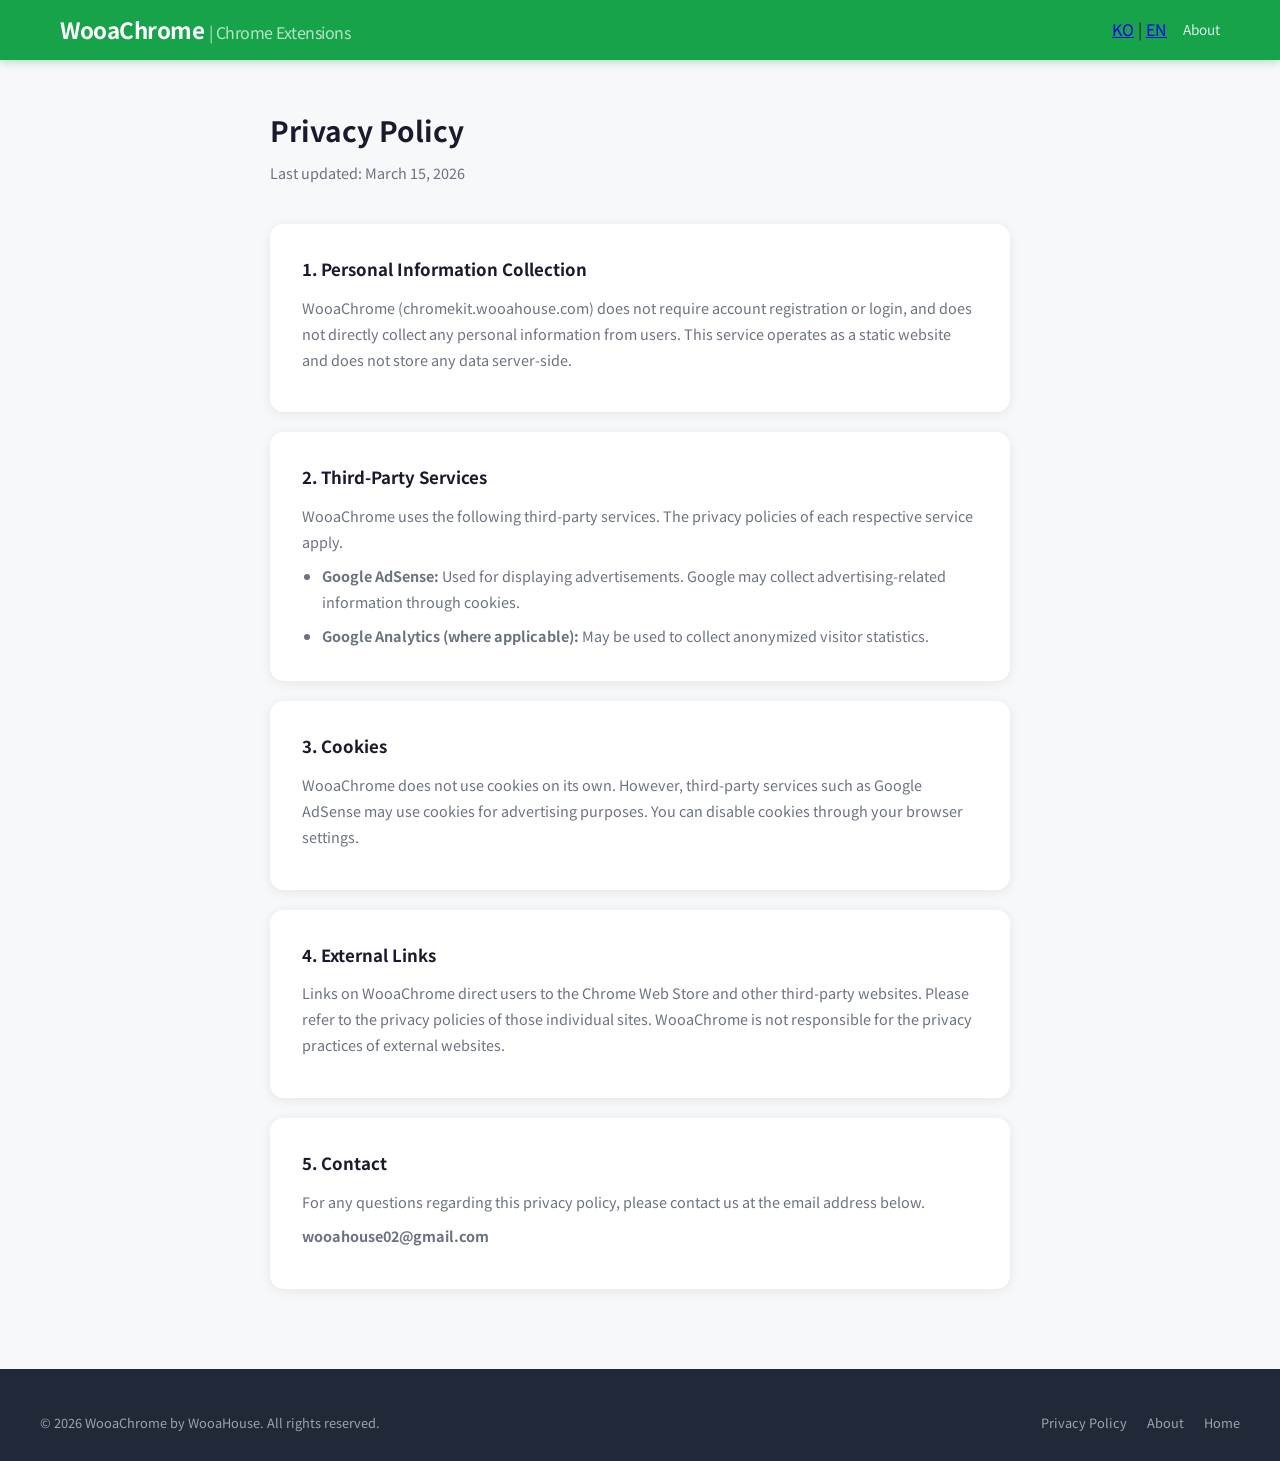
<file: en/privacy.html>
﻿<!DOCTYPE html>
<html lang="en">
<head>
  <meta charset="UTF-8">
  <!-- Google tag (gtag.js) -->
  <script async src="https://www.googletagmanager.com/gtag/js?id=G-9ZGENFSXWC"></script>
  <script>
    window.dataLayer = window.dataLayer || [];
    function gtag(){dataLayer.push(arguments);}
    gtag('js', new Date());
    gtag('config', 'G-9ZGENFSXWC');
  </script>
  <meta name="viewport" content="width=device-width, initial-scale=1.0">
  <title>Privacy Policy | WooaChrome</title>
  <meta name="description" content="Privacy Policy for WooaChrome (chromekit.wooahouse.com).">
  <link rel="canonical" href="https://chromekit.wooahouse.com/en/privacy.html">
  <link rel="alternate" hreflang="ko" href="https://chromekit.wooahouse.com/privacy.html">
  <link rel="alternate" hreflang="en" href="https://chromekit.wooahouse.com/en/privacy.html">
  <link rel="alternate" hreflang="x-default" href="https://chromekit.wooahouse.com/en/privacy.html">
  <script async src="https://pagead2.googlesyndication.com/pagead/js/adsbygoogle.js?client=ca-pub-6464921081676309" crossorigin="anonymous"></script>
  <meta name="theme-color" content="#16A34A">
  <link rel="stylesheet" href="../css/style.css">
  <style>
    .privacy-page {
      max-width: 780px;
      margin: 48px auto 80px;
      padding: 0 20px;
    }
    .privacy-page h1 {
      font-size: 1.75rem;
      font-weight: 700;
      margin-bottom: 8px;
    }
    .privacy-page .updated {
      color: var(--text-light);
      font-size: 0.9rem;
      margin-bottom: 40px;
    }
    .privacy-card {
      background: white;
      border-radius: var(--radius);
      padding: 32px;
      box-shadow: var(--shadow);
      margin-bottom: 20px;
    }
    .privacy-card h2 {
      font-size: 1.05rem;
      font-weight: 700;
      margin-bottom: 12px;
    }
    .privacy-card p, .privacy-card li {
      font-size: 0.9rem;
      color: var(--text-light);
      line-height: 1.8;
      margin-bottom: 8px;
    }
    .privacy-card ul { padding-left: 20px; }
    .privacy-card li:last-child { margin-bottom: 0; }
  </style>
</head>
<body>

<header>
  <div class="header-inner">
    <a href="../index.html" class="logo">WooaChrome <span>| Chrome Extensions</span></a>
    <div class="header-right">
      <div class="lang-switcher">
        <a href="../privacy.html">KO</a>
        <span>|</span>
        <a href="privacy.html" class="active">EN</a>
      </div>
      <a href="about.html" style="color:rgba(255,255,255,0.85); font-size:0.85rem; text-decoration:none; margin-left:8px;">About</a>
    </div>
  </div>
</header>

<div class="privacy-page">
  <h1>Privacy Policy</h1>
  <p class="updated">Last updated: March 15, 2026</p>

  <div class="privacy-card">
    <h2>1. Personal Information Collection</h2>
    <p>WooaChrome (chromekit.wooahouse.com) does not require account registration or login, and does not directly collect any personal information from users. This service operates as a static website and does not store any data server-side.</p>
  </div>

  <div class="privacy-card">
    <h2>2. Third-Party Services</h2>
    <p>WooaChrome uses the following third-party services. The privacy policies of each respective service apply.</p>
    <ul>
      <li><strong>Google AdSense:</strong> Used for displaying advertisements. Google may collect advertising-related information through cookies.</li>
      <li><strong>Google Analytics (where applicable):</strong> May be used to collect anonymized visitor statistics.</li>
    </ul>
  </div>

  <div class="privacy-card">
    <h2>3. Cookies</h2>
    <p>WooaChrome does not use cookies on its own. However, third-party services such as Google AdSense may use cookies for advertising purposes. You can disable cookies through your browser settings.</p>
  </div>

  <div class="privacy-card">
    <h2>4. External Links</h2>
    <p>Links on WooaChrome direct users to the Chrome Web Store and other third-party websites. Please refer to the privacy policies of those individual sites. WooaChrome is not responsible for the privacy practices of external websites.</p>
  </div>

  <div class="privacy-card">
    <h2>5. Contact</h2>
    <p>For any questions regarding this privacy policy, please contact us at the email address below.</p>
    <p><strong>wooahouse02@gmail.com</strong></p>
  </div>
</div>

<footer>
  <div class="footer-inner">
    <div class="footer-bottom" style="border-top:none; padding-top:0;">
      <p>© 2026 WooaChrome by WooaHouse. All rights reserved.</p>
      <div class="footer-bottom-links">
        <a href="privacy.html">Privacy Policy</a>
        <a href="about.html">About</a>
        <a href="index.html">Home</a>
      </div>
    </div>
  </div>
</footer>

</body>
</html>
</file>
<file: css/style.css>
@import url('https://fonts.googleapis.com/css2?family=Noto+Sans+KR:wght@400;500;600;700&display=swap');

:root {
  --primary: #16A34A;
  --primary-dark: #15803D;
  --primary-light: #DCFCE7;
  --bg: #F7F8FA;
  --white: #FFFFFF;
  --text: #1A1A2E;
  --text-light: #6B7280;
  --border: #E5E7EB;
  --shadow: 0 2px 12px rgba(0,0,0,0.08);
  --shadow-hover: 0 8px 30px rgba(22,163,74,0.18);
  --radius: 14px;
  --radius-sm: 8px;
}

* { box-sizing: border-box; margin: 0; padding: 0; }

body {
  font-family: 'Noto Sans KR', -apple-system, BlinkMacSystemFont, sans-serif;
  background: var(--bg);
  color: var(--text);
  line-height: 1.6;
}

/* ───── Header ───── */
header {
  background: var(--primary);
  position: sticky;
  top: 0;
  z-index: 100;
  box-shadow: 0 2px 8px rgba(22,163,74,0.3);
}

.header-inner {
  max-width: 1200px;
  margin: 0 auto;
  display: flex;
  align-items: center;
  height: 60px;
  padding: 0 20px;
  gap: 24px;
}

.logo {
  color: white;
  font-size: 1.4rem;
  font-weight: 700;
  text-decoration: none;
  letter-spacing: -0.5px;
  flex-shrink: 0;
}

.logo span { opacity: 0.7; font-weight: 400; font-size: 1rem; }

nav {
  display: flex;
  gap: 2px;
  flex: 1;
  overflow-x: auto;
  scrollbar-width: none;
}

nav::-webkit-scrollbar { display: none; }

nav a {
  color: rgba(255,255,255,0.88);
  text-decoration: none;
  font-size: 0.83rem;
  font-weight: 500;
  padding: 6px 12px;
  border-radius: 20px;
  transition: background 0.15s;
  white-space: nowrap;
}

nav a:hover { background: rgba(255,255,255,0.18); color: white; }

.linker-btn {
  color: white;
  background: rgba(255,255,255,0.2);
  border: 1px solid rgba(255,255,255,0.4);
  text-decoration: none;
  font-size: 0.83rem;
  font-weight: 600;
  padding: 5px 12px;
  border-radius: 20px;
  white-space: nowrap;
  transition: background 0.15s;
}

.linker-btn:hover { background: rgba(255,255,255,0.35); }

.header-right {
  display: flex;
  align-items: center;
  gap: 8px;
  margin-left: auto;
  flex-shrink: 0;
}

/* ───── Hero ───── */
.hero {
  background: linear-gradient(135deg, #14532D 0%, #15803D 60%, #4ADE80 100%);
  padding: 60px 20px 56px;
  text-align: center;
}

.hero h1 {
  color: white;
  font-size: 2.4rem;
  font-weight: 700;
  margin-bottom: 14px;
  letter-spacing: -0.5px;
}

.hero p {
  color: rgba(255,255,255,0.88);
  font-size: 1.05rem;
  max-width: 560px;
  margin: 0 auto;
  line-height: 1.7;
}
.hero-install-btn {
  margin-top: 20px;
  display: inline-flex;
  align-items: center;
  gap: 6px;
  background: rgba(255,255,255,0.2);
  border: 2px solid rgba(255,255,255,0.6);
  color: white;
  font-size: 0.95rem;
  font-weight: 700;
  padding: 10px 24px;
  border-radius: 30px;
  cursor: pointer;
  font-family: inherit;
  transition: background 0.15s;
}
.hero-install-btn:hover { background: rgba(255,255,255,0.35); }

.hero-tags {
  display: flex;
  gap: 8px;
  justify-content: center;
  flex-wrap: wrap;
  margin-top: 22px;
}

.hero-tag {
  background: rgba(255,255,255,0.18);
  color: white;
  font-size: 0.8rem;
  font-weight: 500;
  padding: 5px 14px;
  border-radius: 20px;
  border: 1px solid rgba(255,255,255,0.25);
  text-decoration: none;
  transition: background 0.15s, border-color 0.15s;
}

.hero-tag:hover {
  background: rgba(255,255,255,0.32);
  border-color: rgba(255,255,255,0.5);
  color: white;
}

/* ───── Links Section ───── */
.links-section {
  max-width: 1200px;
  margin: 0 auto;
  padding: 52px 20px 80px;
}

.category-block {
  margin-bottom: 44px;
  scroll-margin-top: 80px;
}

.category-header {
  display: flex;
  align-items: flex-start;
  gap: 10px;
  margin-bottom: 18px;
}

.category-desc {
  font-size: 0.8rem;
  color: var(--text-light);
  margin-top: 2px;
  font-weight: 400;
}

.category-dot {
  width: 10px;
  height: 10px;
  border-radius: 50%;
  flex-shrink: 0;
  margin-top: 4px;
}

.category-title {
  font-size: 1rem;
  font-weight: 600;
  color: var(--text-light);
  text-transform: uppercase;
  letter-spacing: 0.5px;
  margin: 0;
}

.links-grid {
  display: grid;
  grid-template-columns: repeat(auto-fill, minmax(175px, 1fr));
  gap: 16px;
}

.link-card {
  background: var(--white);
  border-radius: var(--radius);
  padding: 24px 16px 20px;
  text-align: center;
  text-decoration: none;
  color: var(--text);
  box-shadow: var(--shadow);
  transition: transform 0.2s ease, box-shadow 0.2s ease;
  border: 1px solid transparent;
  display: block;
  position: relative;
}

.link-card:hover {
  transform: translateY(-5px);
  box-shadow: var(--shadow-hover);
  border-color: rgba(22,163,74,0.15);
}

.link-icon {
  font-size: 2.4rem;
  margin-bottom: 10px;
  display: block;
}

.link-name {
  font-weight: 700;
  font-size: 0.92rem;
  margin-bottom: 5px;
  color: var(--text);
}

.link-desc {
  font-size: 0.76rem;
  color: var(--text-light);
  line-height: 1.45;
}

.link-hint {
  display: inline-block;
  margin-top: 10px;
  font-size: 0.75rem;
  font-weight: 600;
  color: var(--primary);
  opacity: 0;
  transition: opacity 0.2s;
}

.link-card:hover .link-hint { opacity: 1; }

/* ───── SEO Intro ───── */
.seo-intro {
  background: white;
  border-top: 1px solid var(--border);
  padding: 48px 20px;
}

.seo-intro-inner { max-width: 800px; margin: 0 auto; }

.seo-intro h2 {
  font-size: 1.25rem;
  font-weight: 700;
  margin-bottom: 12px;
  color: var(--text);
}

.seo-intro p {
  font-size: 0.9rem;
  color: var(--text-light);
  line-height: 1.8;
  margin-bottom: 16px;
}

.seo-intro p:last-child { margin-bottom: 0; }

/* ───── Footer ───── */
footer {
  background: #1F2937;
  color: #9CA3AF;
  padding: 44px 20px 28px;
}

.footer-inner { max-width: 1200px; margin: 0 auto; }

.footer-top {
  display: flex;
  justify-content: space-between;
  align-items: flex-start;
  gap: 32px;
  margin-bottom: 36px;
  flex-wrap: wrap;
}

.footer-brand .logo-footer {
  color: white;
  font-size: 1.3rem;
  font-weight: 700;
  display: block;
  margin-bottom: 8px;
}

.footer-brand p { font-size: 0.83rem; line-height: 1.6; max-width: 260px; }

.footer-links h4 {
  color: white;
  font-size: 0.88rem;
  font-weight: 600;
  margin-bottom: 14px;
}

.footer-links a {
  display: block;
  color: #9CA3AF;
  text-decoration: none;
  font-size: 0.83rem;
  margin-bottom: 8px;
  transition: color 0.15s;
}

.footer-links a:hover { color: white; }

.footer-bottom {
  border-top: 1px solid #374151;
  padding-top: 20px;
  display: flex;
  justify-content: space-between;
  align-items: center;
  gap: 16px;
  flex-wrap: wrap;
}

.footer-bottom p { font-size: 0.8rem; }
.footer-bottom-links { display: flex; gap: 20px; }

.footer-bottom-links a {
  color: #9CA3AF;
  text-decoration: none;
  font-size: 0.8rem;
  transition: color 0.15s;
}

.footer-bottom-links a:hover { color: white; }

/* ───── Responsive ───── */
@media (max-width: 768px) {
  .hero h1 { font-size: 1.75rem; }
  .links-grid { grid-template-columns: repeat(2, 1fr); }
  nav { display: none; }
  .footer-top { flex-direction: column; }
}

@media (max-width: 480px) {
  .links-grid { grid-template-columns: repeat(2, 1fr); gap: 10px; }
  .link-card { padding: 18px 10px 14px; }
  .link-icon { font-size: 2rem; }
  .hero { padding: 40px 20px 52px; }
  .hero h1 { font-size: 1.5rem; }
}


/* ───── Our Sites Bar ───── */
.our-sites-bar {
  background: #1A1A2E;
  padding: 8px 20px;
  display: flex;
  align-items: center;
  gap: 16px;
  overflow-x: auto;
  scrollbar-width: none;
}
.our-sites-bar::-webkit-scrollbar { display: none; }
.our-sites-label {
  color: rgba(255,255,255,0.4);
  font-size: 0.72rem;
  font-weight: 700;
  letter-spacing: 1px;
  text-transform: uppercase;
  white-space: nowrap;
  flex-shrink: 0;
}
.our-sites-links {
  display: flex;
  gap: 4px;
  flex-wrap: nowrap;
}
.our-sites-links a {
  color: rgba(255,255,255,0.75);
  text-decoration: none;
  font-size: 0.78rem;
  font-weight: 500;
  padding: 4px 10px;
  border-radius: 20px;
  white-space: nowrap;
  transition: background 0.15s, color 0.15s;
}
.our-sites-links a:hover {
  background: rgba(255,255,255,0.12);
  color: white;
}
/* ───── Cross Link Tips ───── */
.cross-link-tip {
  margin-top: 16px;
  padding: 10px 16px;
  background: var(--primary-light, #f0f4ff);
  border-left: 3px solid var(--primary, #4F46E5);
  border-radius: 0 8px 8px 0;
  font-size: 0.85rem;
  color: var(--text-light, #6B7280);
}
.cross-link-tip a {
  color: var(--primary, #4F46E5);
  font-weight: 600;
  text-decoration: none;
}
.cross-link-tip a:hover { text-decoration: underline; }

.cross-link-banner {
  margin: 32px 0 0;
  padding: 16px 20px;
  background: var(--primary-light, #f0f4ff);
  border-radius: 12px;
  display: flex;
  flex-wrap: wrap;
  align-items: center;
  gap: 12px;
  font-size: 0.88rem;
}
.cross-link-banner span { color: var(--text, #1A1A2E); font-weight: 600; }
.cross-link-banner a {
  color: var(--primary, #4F46E5);
  font-weight: 600;
  text-decoration: none;
  padding: 4px 12px;
  border: 1px solid var(--primary, #4F46E5);
  border-radius: 20px;
  font-size: 0.82rem;
}
.cross-link-banner a:hover { background: var(--primary, #4F46E5); color: white; }

.hero-related {
  margin-top: 16px;
  font-size: 0.88rem;
  color: rgba(255,255,255,0.85);
  display: flex;
  flex-wrap: wrap;
  align-items: center;
  justify-content: center;
  gap: 8px;
}
.hero-related a {
  color: white;
  font-weight: 700;
  text-decoration: none;
  background: rgba(255,255,255,0.2);
  padding: 4px 14px;
  border-radius: 20px;
  border: 1px solid rgba(255,255,255,0.4);
  font-size: 0.82rem;
}
.hero-related a:hover { background: rgba(255,255,255,0.35); }

.coupang-card { background:#fff; border-radius:14px; box-shadow:0 2px 12px rgba(0,0,0,.07); overflow:hidden; display:flex; align-items:center; justify-content:center; padding:10px; min-height:220px; }
.adsense-card { background:#fff; border-radius:14px; box-shadow:0 2px 12px rgba(0,0,0,.07); overflow:hidden; display:flex; align-items:center; justify-content:center; padding:10px; min-height:220px; }

.coupang-notice { font-size: 0.65rem; color: #9CA3AF; text-align: center; padding-top: 10px; border-top: 1px solid #374151; margin-top: 10px; }

/* === Sidebar layout === */
.index-with-sidebar { max-width:1260px; margin:0 auto; display:grid; grid-template-columns:1fr 300px; gap:24px; align-items:start; padding:0 20px; }
.index-with-sidebar .tools-section { max-width:100%; margin:0; padding-left:0; padding-right:0; }
.index-sidebar { position:sticky; top:76px; padding-top:40px; }
.index-ad-card { background:#fff; border-radius:14px; box-shadow:0 2px 12px rgba(0,0,0,.08); padding:12px; margin-bottom:16px; }
@media (max-width:768px) { .index-with-sidebar { grid-template-columns:1fr; padding:0; } .index-sidebar { display:none; } }
</file>
